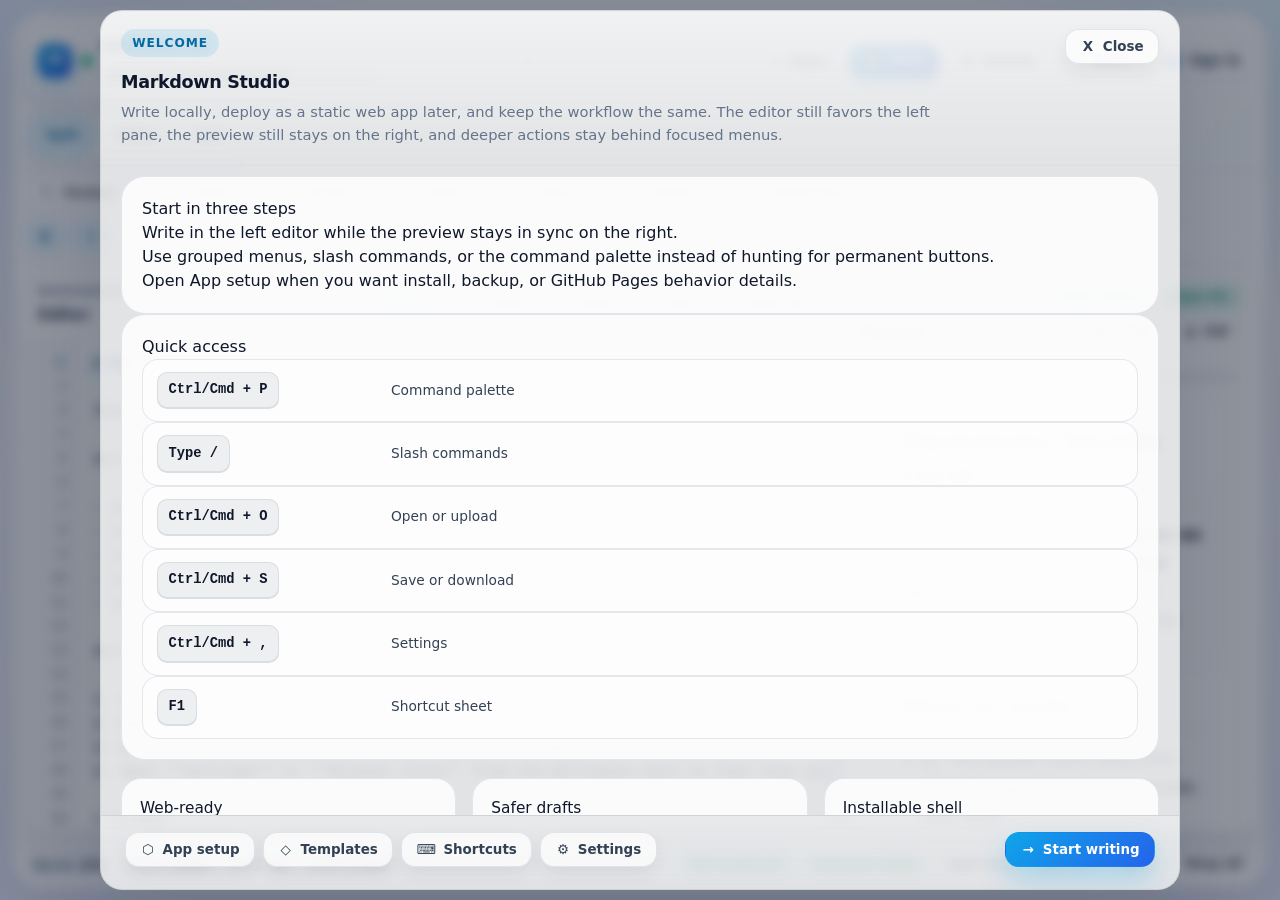
<file: index.html>
<!DOCTYPE html>
<html lang="en">
  <head>
    <meta charset="UTF-8" />
    <meta name="viewport" content="width=device-width, initial-scale=1.0" />
    <title>Markdown Studio</title>
    <meta
      name="description"
      content="A polished markdown workspace with live preview, browser backups, GitHub Pages deployment support, and installable offline-friendly behavior."
    />
    <link rel="icon" type="image/svg+xml" href="assets/icon.svg" />
    <meta name="application-name" content="Markdown Studio" />
    <meta name="theme-color" content="#0f172a" />
    <meta name="color-scheme" content="dark light" />
    <meta name="apple-mobile-web-app-capable" content="yes" />
    <meta name="apple-mobile-web-app-status-bar-style" content="black-translucent" />
    <link rel="manifest" href="manifest.webmanifest" />
    <link rel="apple-touch-icon" href="assets/apple-touch-icon.png" />
    <script>
      (function () {
        try {
          var saved = JSON.parse(localStorage.getItem('markdown-studio-local:v1') || '{}');
          var theme = saved.theme || ((window.matchMedia && window.matchMedia('(prefers-color-scheme: dark)').matches) ? 'dark' : 'light');
          if (theme === 'dark') {
            document.documentElement.classList.add('dark');
          }
        } catch (error) {
          console.warn('Unable to initialize saved theme.', error);
        }
      })();
    </script>
    <link rel="stylesheet" href="styles/tailwind.generated.css" />
    <link rel="stylesheet" href="styles/app.css" />
    <link id="hljs-theme" rel="stylesheet" href="styles/highlight-light.css" />
    <link rel="stylesheet" href="styles/auth.css" />
  </head>
  <body class="antialiased">
    <div id="app"></div>

    <script src="vendor/react.production.min.js"></script>
    <script src="vendor/react-dom.production.min.js"></script>
    <script src="vendor/marked.js"></script>
    <script src="vendor/purify.min.js"></script>
    <script src="vendor/highlight.min.js"></script>
    <script src="js/app.js"></script>
    <script src="vendor/supabase.js" defer></script>
    <script src="js/supabase-config.js" defer></script>
    <script src="js/auth.js" defer></script>
  </body>
</html>
</file>
<file: styles/app.css>
:root {
  color-scheme: light;
  --app-bg:
    radial-gradient(circle at top left, rgba(59, 130, 246, 0.12), transparent 24%),
    radial-gradient(circle at top right, rgba(14, 165, 233, 0.1), transparent 20%),
    linear-gradient(180deg, #f8fafc 0%, #eef2ff 100%);
  --frame-bg: rgba(255, 255, 255, 0.74);
  --frame-header: rgba(255, 255, 255, 0.52);
  --pane-bg: rgba(255, 255, 255, 0.86);
  --pane-muted: rgba(248, 250, 252, 0.86);
  --preview-bg: rgba(255, 255, 255, 0.9);
  --border-soft: rgba(148, 163, 184, 0.24);
  --border-strong: rgba(148, 163, 184, 0.38);
  --text-strong: #0f172a;
  --text-base: #334155;
  --text-muted: #64748b;
  --accent: #0ea5e9;
  --accent-strong: #0369a1;
  --success: #059669;
  --warning: #d97706;
  --shadow-app: 0 24px 80px rgba(15, 23, 42, 0.14);
  --shadow-pane: 0 18px 40px rgba(15, 23, 42, 0.08);
}

.dark {
  color-scheme: dark;
  --app-bg:
    radial-gradient(circle at top left, rgba(59, 130, 246, 0.16), transparent 24%),
    radial-gradient(circle at top right, rgba(14, 165, 233, 0.12), transparent 20%),
    linear-gradient(180deg, #020617 0%, #0f172a 100%);
  --frame-bg: rgba(2, 6, 23, 0.74);
  --frame-header: rgba(15, 23, 42, 0.7);
  --pane-bg: rgba(15, 23, 42, 0.84);
  --pane-muted: rgba(15, 23, 42, 0.72);
  --preview-bg: rgba(2, 6, 23, 0.72);
  --border-soft: rgba(71, 85, 105, 0.45);
  --border-strong: rgba(100, 116, 139, 0.6);
  --text-strong: #f8fafc;
  --text-base: #cbd5e1;
  --text-muted: #94a3b8;
  --accent: #38bdf8;
  --accent-strong: #7dd3fc;
  --success: #34d399;
  --warning: #fbbf24;
  --shadow-app: 0 28px 90px rgba(0, 0, 0, 0.34);
  --shadow-pane: 0 20px 42px rgba(0, 0, 0, 0.22);
}

html,
body {
  height: 100%;
}

body {
  margin: 0;
  background: var(--app-bg);
  color: var(--text-strong);
  overflow: hidden;
  font-family: Inter, ui-sans-serif, system-ui, -apple-system, BlinkMacSystemFont, 'Segoe UI', sans-serif;
}

#app {
  min-height: 100%;
}

textarea,
button,
input {
  font: inherit;
}

button {
  cursor: pointer;
}

button:disabled {
  cursor: not-allowed;
  opacity: 0.7;
}

.hidden {
  display: none;
}

.app-shell {
  min-height: 100vh;
  padding: 12px;
}

.app-frame {
  display: flex;
  flex-direction: column;
  height: calc(100vh - 24px);
  max-width: 1680px;
  margin: 0 auto;
  border: 1px solid var(--border-soft);
  border-radius: 30px;
  background: var(--frame-bg);
  box-shadow: var(--shadow-app);
  backdrop-filter: blur(22px);
  overflow: hidden;
}

.app-topbar {
  display: flex;
  align-items: flex-start;
  justify-content: space-between;
  gap: 18px;
  padding: 16px 18px;
  border-bottom: 1px solid var(--border-soft);
  background: linear-gradient(180deg, var(--frame-header) 0%, transparent 100%);
}

.app-brand {
  display: flex;
  align-items: flex-start;
  gap: 14px;
  min-width: 0;
}

.brand-logo {
  display: inline-flex;
  align-items: center;
  justify-content: center;
  width: 50px;
  height: 50px;
  border-radius: 17px;
  background: linear-gradient(135deg, #0ea5e9 0%, #4f46e5 100%);
  color: #ffffff;
  font-size: 1.2rem;
  font-weight: 800;
  letter-spacing: -0.04em;
  box-shadow: 0 18px 35px rgba(14, 165, 233, 0.26);
  flex-shrink: 0;
}

.brand-copy {
  min-width: 0;
}

.brand-title-row {
  display: flex;
  align-items: center;
  flex-wrap: wrap;
  gap: 10px;
}

.brand-title {
  margin: 0;
  font-size: 1.18rem;
  font-weight: 800;
  letter-spacing: -0.03em;
  color: var(--text-strong);
}

.brand-subtitle {
  margin: 4px 0 0;
  color: var(--text-muted);
  font-size: 0.93rem;
  line-height: 1.5;
  max-width: 900px;
}

.brand-meta {
  display: flex;
  flex-wrap: wrap;
  gap: 8px;
  margin-top: 10px;
}

.topbar-actions {
  display: flex;
  flex-wrap: wrap;
  justify-content: flex-end;
  gap: 10px;
}

.app-btn,
.toolbar-btn {
  appearance: none;
  border: 1px solid var(--border-soft);
  border-radius: 14px;
  background: rgba(255, 255, 255, 0.74);
  color: var(--text-base);
  transition: transform 160ms ease, border-color 160ms ease, background 160ms ease, box-shadow 160ms ease, color 160ms ease;
}

.dark .app-btn,
.dark .toolbar-btn {
  background: rgba(15, 23, 42, 0.76);
}

.app-btn:hover,
.toolbar-btn:hover {
  transform: translateY(-1px);
  border-color: var(--border-strong);
}

.app-btn:focus-visible,
.toolbar-btn:focus-visible,
.editor-textarea:focus-visible {
  outline: none;
  box-shadow: 0 0 0 4px rgba(14, 165, 233, 0.14);
}

.app-btn {
  padding: 0.72rem 1rem;
  font-size: 0.92rem;
  font-weight: 700;
  line-height: 1;
  box-shadow: 0 8px 18px rgba(15, 23, 42, 0.06);
}

.app-btn--compact {
  padding: 0.62rem 0.9rem;
  font-size: 0.84rem;
}

.app-btn--primary {
  color: #ffffff;
  border-color: transparent;
  background: linear-gradient(135deg, #0ea5e9 0%, #2563eb 100%);
  box-shadow: 0 14px 28px rgba(14, 165, 233, 0.26);
}

.app-btn--primary:hover {
  filter: brightness(1.03);
}

.toolbar-btn {
  padding: 0.5rem 0.76rem;
  font-size: 0.78rem;
  font-weight: 700;
  line-height: 1;
  white-space: nowrap;
}

.toolbar-btn--accent {
  color: var(--accent-strong);
  background: rgba(14, 165, 233, 0.08);
  border-color: rgba(14, 165, 233, 0.24);
}

.dark .toolbar-btn--accent {
  color: var(--accent-strong);
}

.toolbar-btn.is-active,
.app-btn.is-active {
  border-color: rgba(14, 165, 233, 0.5);
  box-shadow: 0 0 0 4px rgba(14, 165, 233, 0.12);
}

.toolbar-strip {
  display: flex;
  align-items: center;
  gap: 12px;
  padding: 12px 18px;
  border-bottom: 1px solid var(--border-soft);
  background: linear-gradient(180deg, rgba(248, 250, 252, 0.5) 0%, rgba(248, 250, 252, 0.18) 100%);
  overflow-x: auto;
}

.dark .toolbar-strip {
  background: linear-gradient(180deg, rgba(15, 23, 42, 0.52) 0%, rgba(15, 23, 42, 0.16) 100%);
}

.toolbar-group {
  display: flex;
  align-items: center;
  gap: 8px;
  flex-shrink: 0;
  padding-right: 12px;
  border-right: 1px solid var(--border-soft);
}

.toolbar-group:last-child {
  padding-right: 0;
  border-right: none;
}

.toolbar-label {
  margin-right: 2px;
  font-size: 0.72rem;
  font-weight: 800;
  letter-spacing: 0.16em;
  text-transform: uppercase;
  color: var(--text-muted);
}

.workspace-wrap {
  flex: 1;
  min-height: 0;
  padding: 12px;
  background: linear-gradient(180deg, rgba(255, 255, 255, 0.08) 0%, transparent 100%);
}

.workspace-grid {
  display: grid;
  align-items: stretch;
  gap: 0;
  width: 100%;
  height: 100%;
  min-height: 0;
}

.pane {
  display: flex;
  flex-direction: column;
  min-width: 0;
  min-height: 0;
  overflow: hidden;
  border: 1px solid var(--border-soft);
  border-radius: 22px;
  background: var(--pane-bg);
  box-shadow: var(--shadow-pane);
}

.pane-header {
  display: flex;
  align-items: flex-start;
  justify-content: space-between;
  gap: 12px;
  padding: 14px 16px;
  border-bottom: 1px solid var(--border-soft);
  background: linear-gradient(180deg, rgba(248, 250, 252, 0.42) 0%, transparent 100%);
}

.dark .pane-header {
  background: linear-gradient(180deg, rgba(15, 23, 42, 0.42) 0%, transparent 100%);
}

.pane-title {
  margin: 0;
  color: var(--text-base);
  font-size: 0.8rem;
  font-weight: 800;
  letter-spacing: 0.18em;
  text-transform: uppercase;
}

.pane-subtitle {
  margin: 5px 0 0;
  color: var(--text-muted);
  font-size: 0.86rem;
  line-height: 1.45;
}

.pane-header-actions {
  display: flex;
  align-items: center;
  flex-wrap: wrap;
  justify-content: flex-end;
  gap: 8px;
}

.pane-body {
  flex: 1;
  min-height: 0;
  position: relative;
}

.editor-body {
  display: flex;
  background: linear-gradient(180deg, rgba(255, 255, 255, 0.2) 0%, transparent 100%);
}

.dark .editor-body {
  background: linear-gradient(180deg, rgba(15, 23, 42, 0.28) 0%, transparent 100%);
}

.editor-gutter {
  width: 58px;
  flex-shrink: 0;
  overflow: hidden;
  border-right: 1px solid var(--border-soft);
  background: rgba(148, 163, 184, 0.08);
  padding: 14px 10px;
  text-align: right;
  font-family: ui-monospace, SFMono-Regular, Menlo, Monaco, Consolas, 'Liberation Mono', 'Courier New', monospace;
  font-size: 12px;
  line-height: 1.75;
  color: var(--text-muted);
  font-variant-numeric: tabular-nums;
}

.editor-gutter.is-muted {
  opacity: 0.64;
}

.editor-gutter > div > div {
  height: 1.75rem;
}

.editor-textarea {
  width: 100%;
  height: 100%;
  padding: 14px 18px;
  border: 0;
  resize: none;
  background: transparent;
  color: var(--text-strong);
  font-family: ui-monospace, SFMono-Regular, Menlo, Monaco, Consolas, 'Liberation Mono', 'Courier New', monospace;
  font-size: 14px;
  line-height: 1.75;
  tab-size: 2;
  caret-color: var(--accent);
}

.editor-textarea::selection,
.markdown-body ::selection {
  background: rgba(14, 165, 233, 0.24);
}

.editor-textarea.is-wrapped {
  white-space: pre-wrap;
  word-break: break-word;
}

.editor-textarea::placeholder {
  color: var(--text-muted);
}

.drag-divider {
  position: relative;
  width: 14px;
  cursor: col-resize;
  user-select: none;
}

.drag-divider::before {
  content: '';
  position: absolute;
  top: 18px;
  bottom: 18px;
  left: 50%;
  width: 2px;
  margin-left: -1px;
  border-radius: 999px;
  background: rgba(148, 163, 184, 0.34);
  transition: background 160ms ease, transform 160ms ease;
}

.drag-divider::after {
  content: '';
  position: absolute;
  top: 50%;
  left: 50%;
  width: 10px;
  height: 68px;
  margin-left: -5px;
  margin-top: -34px;
  border-radius: 999px;
  background: linear-gradient(180deg, rgba(148, 163, 184, 0.06) 0%, rgba(148, 163, 184, 0.2) 100%);
}

.drag-divider:hover::before,
.drag-divider.is-dragging::before {
  transform: scaleY(1.06);
  background: rgba(14, 165, 233, 0.76);
}

.drop-overlay {
  position: absolute;
  inset: 12px;
  z-index: 10;
  display: flex;
  align-items: center;
  justify-content: center;
  border: 2px dashed rgba(14, 165, 233, 0.54);
  border-radius: 18px;
  background: rgba(14, 165, 233, 0.12);
  pointer-events: none;
}

.drop-overlay__content {
  padding: 14px 16px;
  border-radius: 16px;
  border: 1px solid rgba(14, 165, 233, 0.2);
  background: rgba(255, 255, 255, 0.88);
  color: var(--text-base);
  font-size: 0.95rem;
  font-weight: 700;
  box-shadow: 0 14px 28px rgba(15, 23, 42, 0.08);
}

.dark .drop-overlay__content {
  background: rgba(2, 6, 23, 0.88);
}

.preview-scroller {
  overflow: auto;
  padding: 18px;
  background: linear-gradient(180deg, rgba(248, 250, 252, 0.16) 0%, transparent 100%);
}

.dark .preview-scroller {
  background: linear-gradient(180deg, rgba(15, 23, 42, 0.24) 0%, transparent 100%);
}

.preview-sheet {
  min-height: 100%;
  border: 1px solid var(--border-soft);
  border-radius: 18px;
  background: var(--preview-bg);
  box-shadow: inset 0 1px 0 rgba(255, 255, 255, 0.28);
  padding: 24px clamp(18px, 3vw, 34px);
}

.status-chip {
  display: inline-flex;
  align-items: center;
  gap: 6px;
  padding: 0.42rem 0.72rem;
  border: 1px solid var(--border-soft);
  border-radius: 999px;
  background: rgba(255, 255, 255, 0.68);
  color: var(--text-base);
  font-size: 0.76rem;
  font-weight: 700;
  letter-spacing: 0.01em;
  line-height: 1;
}

.dark .status-chip {
  background: rgba(15, 23, 42, 0.68);
}

.chip--success {
  border-color: rgba(5, 150, 105, 0.24);
  background: rgba(16, 185, 129, 0.1);
  color: var(--success);
}

.chip--warning {
  border-color: rgba(217, 119, 6, 0.24);
  background: rgba(245, 158, 11, 0.12);
  color: var(--warning);
}

.chip--accent {
  border-color: rgba(14, 165, 233, 0.26);
  background: rgba(14, 165, 233, 0.1);
  color: var(--accent-strong);
}

.stat-block {
  display: inline-flex;
  align-items: center;
  gap: 8px;
  padding: 0.58rem 0.82rem;
  border-radius: 14px;
  border: 1px solid var(--border-soft);
  background: rgba(255, 255, 255, 0.68);
  box-shadow: 0 8px 18px rgba(15, 23, 42, 0.04);
}

.dark .stat-block {
  background: rgba(15, 23, 42, 0.68);
}

.stat-block__label {
  color: var(--text-muted);
  font-size: 0.76rem;
  font-weight: 700;
}

.stat-block__value {
  color: var(--text-strong);
  font-size: 0.8rem;
  font-weight: 800;
}

.app-statusbar {
  display: flex;
  align-items: center;
  justify-content: space-between;
  flex-wrap: wrap;
  gap: 12px;
  padding: 10px 18px 14px;
  border-top: 1px solid var(--border-soft);
  background: linear-gradient(180deg, transparent 0%, rgba(255, 255, 255, 0.12) 100%);
}

.dark .app-statusbar {
  background: linear-gradient(180deg, transparent 0%, rgba(15, 23, 42, 0.18) 100%);
}

.status-cluster {
  display: flex;
  align-items: center;
  flex-wrap: wrap;
  gap: 8px;
}

.status-cluster--hints {
  justify-content: flex-end;
}

.toast-wrap {
  position: fixed;
  top: 18px;
  right: 18px;
  z-index: 50;
  pointer-events: none;
}

.app-toast {
  max-width: 320px;
  padding: 0.95rem 1rem;
  border-radius: 18px;
  border: 1px solid var(--border-soft);
  background: rgba(255, 255, 255, 0.92);
  color: var(--text-base);
  font-size: 0.9rem;
  font-weight: 700;
  box-shadow: 0 18px 34px rgba(15, 23, 42, 0.16);
  backdrop-filter: blur(16px);
}

.dark .app-toast {
  background: rgba(2, 6, 23, 0.92);
}

.app-toast--success {
  border-color: rgba(16, 185, 129, 0.24);
}

.app-toast--error {
  border-color: rgba(239, 68, 68, 0.28);
  color: #dc2626;
}

.dark .app-toast--error {
  color: #fecaca;
}

.custom-scroll {
  scrollbar-width: thin;
  scrollbar-color: rgba(148, 163, 184, 0.52) transparent;
}

.custom-scroll::-webkit-scrollbar {
  width: 12px;
  height: 12px;
}

.custom-scroll::-webkit-scrollbar-track {
  background: transparent;
}

.custom-scroll::-webkit-scrollbar-thumb {
  border: 3px solid transparent;
  border-radius: 999px;
  background-clip: padding-box;
  background: rgba(148, 163, 184, 0.46);
}

.custom-scroll::-webkit-scrollbar-thumb:hover {
  background: rgba(100, 116, 139, 0.66);
}

.markdown-body {
  max-width: none;
  font-size: 0.98rem;
  line-height: 1.8;
  color: var(--text-base);
}

.markdown-body > * + * {
  margin-top: 1.1rem;
}

.markdown-body h1,
.markdown-body h2,
.markdown-body h3,
.markdown-body h4,
.markdown-body h5,
.markdown-body h6 {
  margin: 0;
  color: var(--text-strong);
  font-weight: 800;
  line-height: 1.24;
  letter-spacing: -0.025em;
  scroll-margin-top: 1rem;
}

.markdown-body h1 {
  margin-top: 0.35rem;
  margin-bottom: 0.8rem;
  padding-bottom: 0.75rem;
  font-size: clamp(1.7rem, 2vw, 2rem);
  border-bottom: 1px solid var(--border-soft);
}

.markdown-body h2 {
  margin-top: 1.9rem;
  padding-bottom: 0.5rem;
  font-size: 1.42rem;
  border-bottom: 1px solid rgba(148, 163, 184, 0.22);
}

.markdown-body h3 {
  margin-top: 1.65rem;
  font-size: 1.18rem;
}

.markdown-body h4 {
  font-size: 1.03rem;
}

.markdown-body p,
.markdown-body ul,
.markdown-body ol,
.markdown-body blockquote,
.markdown-body table,
.markdown-body pre,
.markdown-body hr {
  margin-top: 1rem;
}

.markdown-body a {
  color: var(--accent-strong);
  text-decoration: none;
  font-weight: 600;
}

.markdown-body a:hover {
  text-decoration: underline;
  text-underline-offset: 3px;
}

.markdown-body strong {
  color: var(--text-strong);
}

.markdown-body em {
  color: var(--text-base);
}

.markdown-body ul,
.markdown-body ol {
  padding-left: 1.45rem;
}

.markdown-body ul {
  list-style: disc;
}

.markdown-body ol {
  list-style: decimal;
}

.markdown-body li + li {
  margin-top: 0.42rem;
}

.markdown-body input[type='checkbox'] {
  width: 1rem;
  height: 1rem;
  margin-right: 0.55rem;
  vertical-align: middle;
  accent-color: var(--accent);
}

.markdown-body blockquote {
  border-left: 4px solid rgba(14, 165, 233, 0.62);
  border-radius: 0 14px 14px 0;
  padding: 0.92rem 1rem;
  background: rgba(14, 165, 233, 0.08);
  color: var(--text-strong);
}

.markdown-body hr {
  border: none;
  border-top: 1px solid rgba(148, 163, 184, 0.26);
}

.markdown-body table {
  display: block;
  width: 100%;
  overflow-x: auto;
  border-collapse: collapse;
  border: 1px solid rgba(148, 163, 184, 0.24);
  border-radius: 1rem;
  background: rgba(255, 255, 255, 0.68);
  white-space: nowrap;
}

.dark .markdown-body table {
  background: rgba(15, 23, 42, 0.6);
}

.markdown-body th,
.markdown-body td {
  border-bottom: 1px solid rgba(148, 163, 184, 0.22);
  padding: 0.78rem 0.92rem;
  text-align: left;
}

.markdown-body th {
  background: rgba(15, 23, 42, 0.04);
  color: var(--text-strong);
  font-weight: 800;
}

.dark .markdown-body th {
  background: rgba(255, 255, 255, 0.04);
}

.markdown-body tr:last-child td {
  border-bottom: none;
}

.markdown-body code:not(pre code) {
  display: inline-block;
  margin: 0 0.08rem;
  padding: 0.18rem 0.42rem;
  border-radius: 0.5rem;
  font-size: 0.9em;
  font-family: ui-monospace, SFMono-Regular, Menlo, Monaco, Consolas, 'Liberation Mono', 'Courier New', monospace;
  background: rgba(15, 23, 42, 0.06);
  color: var(--text-strong);
}

.dark .markdown-body code:not(pre code) {
  background: rgba(148, 163, 184, 0.14);
}

.markdown-body pre {
  border-radius: 1rem;
  overflow: auto;
  border: 1px solid rgba(148, 163, 184, 0.18);
}

.markdown-body pre code {
  font-size: 0.92rem;
  line-height: 1.68;
}

.markdown-body img {
  display: block;
  max-width: 100%;
  border-radius: 1rem;
  border: 1px solid rgba(148, 163, 184, 0.18);
}

.render-error {
  white-space: pre-wrap;
  border-radius: 1rem;
  border: 1px solid rgba(239, 68, 68, 0.24);
  background: rgba(239, 68, 68, 0.08);
  color: #b91c1c;
  padding: 1rem 1.1rem;
}

.dark .render-error {
  background: rgba(239, 68, 68, 0.12);
  color: #fecaca;
}

@media (max-width: 1180px) {
  .app-topbar {
    gap: 14px;
  }

  .brand-subtitle {
    max-width: 620px;
  }
}

@media (max-width: 1024px) {
  .app-topbar {
    padding: 14px 16px;
  }

  .topbar-actions {
    width: 100%;
    justify-content: flex-start;
  }

  .workspace-wrap {
    padding: 10px;
  }

  .preview-sheet {
    padding: 20px 22px;
  }

  .markdown-body {
    font-size: 0.95rem;
  }
}

@media (max-height: 820px) {
  .app-shell {
    padding: 8px;
  }

  .app-frame {
    height: calc(100vh - 16px);
  }

  .app-topbar {
    padding: 12px 14px;
  }

  .toolbar-strip {
    padding: 10px 14px;
  }

  .workspace-wrap {
    padding: 10px;
  }

  .pane-header {
    padding: 12px 14px;
  }

  .preview-scroller {
    padding: 14px;
  }

  .app-statusbar {
    padding: 10px 14px 12px;
  }

  .brand-subtitle {
    display: none;
  }
}

@media (max-width: 860px) {
  body {
    overflow: auto;
  }

  .app-shell {
    padding: 8px;
  }

  .app-frame {
    height: auto;
    min-height: calc(100vh - 16px);
  }

  .workspace-wrap {
    min-height: 860px;
  }

  .workspace-grid {
    grid-template-columns: 1fr !important;
    grid-auto-rows: minmax(0, 1fr);
    gap: 10px;
  }

  .drag-divider {
    display: none;
  }

  .pane {
    min-height: 380px;
  }

  .status-cluster--hints {
    justify-content: flex-start;
  }
}


/* Patch 1 enhancements */
.app-btn,
.toolbar-btn {
  display: inline-flex;
  align-items: center;
  justify-content: center;
  gap: 0.46rem;
}

.btn-icon,
.toolbar-btn__icon {
  display: inline-flex;
  align-items: center;
  justify-content: center;
  min-width: 1.1em;
  font-weight: 800;
}

.toolbar-btn__label {
  display: inline-flex;
  align-items: center;
}

.toolbar-btn:disabled,
.app-btn:disabled {
  transform: none;
  box-shadow: none;
}

.toolbar-group--wrap {
  flex-wrap: wrap;
}

.toolbar-label--inline {
  margin-right: 0;
  letter-spacing: 0.12em;
}

.toolbar-select-wrap {
  display: inline-flex;
  align-items: center;
  gap: 8px;
  padding-left: 2px;
  min-height: 38px;
}

.toolbar-select {
  min-width: 102px;
  height: 36px;
  padding: 0 0.8rem;
  border: 1px solid var(--border-soft);
  border-radius: 12px;
  background: rgba(255, 255, 255, 0.74);
  color: var(--text-base);
  outline: none;
  box-shadow: 0 8px 18px rgba(15, 23, 42, 0.04);
}

.dark .toolbar-select {
  background: rgba(15, 23, 42, 0.76);
}

.toolbar-select:focus-visible,
.findbar-input:focus-visible {
  outline: none;
  box-shadow: 0 0 0 4px rgba(14, 165, 233, 0.14);
  border-color: rgba(14, 165, 233, 0.5);
}

.findbar {
  display: flex;
  align-items: flex-start;
  justify-content: space-between;
  gap: 12px;
  flex-wrap: wrap;
  padding: 12px 16px;
  border-bottom: 1px solid var(--border-soft);
  background: linear-gradient(180deg, rgba(14, 165, 233, 0.06) 0%, rgba(255, 255, 255, 0) 100%);
}

.dark .findbar {
  background: linear-gradient(180deg, rgba(14, 165, 233, 0.08) 0%, rgba(2, 6, 23, 0) 100%);
}

.findbar__inputs,
.findbar__actions {
  display: flex;
  align-items: center;
  gap: 10px;
  flex-wrap: wrap;
}

.findbar-field {
  display: flex;
  flex-direction: column;
  gap: 6px;
  min-width: 0;
}

.findbar-field__label {
  font-size: 0.72rem;
  font-weight: 800;
  letter-spacing: 0.14em;
  text-transform: uppercase;
  color: var(--text-muted);
}

.findbar-input {
  min-width: 190px;
  height: 40px;
  padding: 0 0.86rem;
  border: 1px solid var(--border-soft);
  border-radius: 12px;
  background: rgba(255, 255, 255, 0.74);
  color: var(--text-strong);
  outline: none;
}

.dark .findbar-input {
  background: rgba(15, 23, 42, 0.76);
}

.editor-input-wrap {
  position: relative;
  flex: 1;
  min-width: 0;
  min-height: 0;
  overflow: hidden;
}

.editor-current-line {
  position: absolute;
  left: 10px;
  right: 12px;
  top: 0;
  height: 24px;
  z-index: 0;
  pointer-events: none;
  border-radius: 12px;
  background: rgba(14, 165, 233, 0.08);
  border: 1px solid rgba(14, 165, 233, 0.08);
  transition: transform 120ms ease, opacity 120ms ease;
}

.dark .editor-current-line {
  background: rgba(56, 189, 248, 0.08);
  border-color: rgba(56, 189, 248, 0.12);
}

.editor-current-line.is-hidden {
  opacity: 0;
}

.editor-gutter {
  line-height: 24px;
}

.editor-line-number {
  height: 24px;
  transition: color 160ms ease, transform 160ms ease;
}

.editor-line-number.is-current {
  color: var(--accent-strong);
  font-weight: 800;
  transform: translateX(-2px);
}

.editor-textarea {
  position: relative;
  z-index: 1;
  line-height: 24px;
}

.editor-gutter > div > div {
  height: 24px;
}

.modal-backdrop {
  position: fixed;
  inset: 0;
  z-index: 60;
  display: flex;
  align-items: center;
  justify-content: center;
  padding: 24px;
  background: rgba(15, 23, 42, 0.46);
  backdrop-filter: blur(6px);
}

.modal-card {
  width: min(860px, 100%);
  max-height: min(80vh, 860px);
  border: 1px solid var(--border-soft);
  border-radius: 28px;
  background: var(--frame-bg);
  box-shadow: var(--shadow-app);
  overflow: hidden;
}

.modal-card__header {
  display: flex;
  align-items: flex-start;
  justify-content: space-between;
  gap: 16px;
  padding: 18px 20px;
  border-bottom: 1px solid var(--border-soft);
  background: linear-gradient(180deg, var(--frame-header) 0%, transparent 100%);
}

.modal-card__title {
  margin: 0;
  font-size: 1.1rem;
  font-weight: 800;
  letter-spacing: -0.02em;
  color: var(--text-strong);
}

.modal-card__subtitle {
  margin: 6px 0 0;
  color: var(--text-muted);
  font-size: 0.92rem;
  line-height: 1.55;
}

.modal-card__body {
  overflow: auto;
  padding: 20px;
}

.shortcut-group + .shortcut-group {
  margin-top: 18px;
}

.shortcut-group__title {
  margin: 0 0 12px;
  color: var(--text-strong);
  font-size: 0.78rem;
  font-weight: 800;
  letter-spacing: 0.16em;
  text-transform: uppercase;
}

.shortcut-list {
  display: grid;
  gap: 10px;
}

.shortcut-item {
  display: grid;
  grid-template-columns: minmax(150px, 220px) 1fr;
  gap: 14px;
  align-items: center;
  padding: 12px 14px;
  border: 1px solid var(--border-soft);
  border-radius: 16px;
  background: rgba(255, 255, 255, 0.56);
}

.dark .shortcut-item {
  background: rgba(15, 23, 42, 0.54);
}

.shortcut-item__key {
  display: inline-flex;
  align-items: center;
  justify-content: flex-start;
  width: fit-content;
  padding: 0.46rem 0.66rem;
  border-radius: 10px;
  border: 1px solid var(--border-soft);
  background: rgba(15, 23, 42, 0.06);
  color: var(--text-strong);
  font-size: 0.86rem;
  font-weight: 800;
  box-shadow: inset 0 -1px 0 rgba(148, 163, 184, 0.24);
}

.dark .shortcut-item__key {
  background: rgba(255, 255, 255, 0.06);
}

.shortcut-item__label {
  color: var(--text-base);
  font-size: 0.95rem;
  line-height: 1.5;
}

.workspace-grid.is-editor-only {
  grid-template-columns: minmax(0, 1fr) !important;
}

.app-shell.is-zen .app-topbar {
  padding-top: 12px;
  padding-bottom: 12px;
}

.app-shell.is-zen .brand-subtitle,
.app-shell.is-zen .status-cluster--hints {
  display: none;
}

.app-shell.is-zen .brand-meta {
  margin-top: 8px;
}

.app-shell.is-zen .workspace-wrap {
  padding: 10px;
}

.app-shell.is-zen .toolbar-strip {
  padding-top: 10px;
  padding-bottom: 10px;
}

.app-shell.is-zen .app-statusbar {
  padding-top: 8px;
  padding-bottom: 10px;
}

.app-shell.is-zen .pane--editor {
  border-radius: 24px;
}

@media (max-width: 1180px) {
  .toolbar-group--wrap {
    gap: 6px;
  }

  .toolbar-btn {
    padding-inline: 0.68rem;
  }
}

@media (max-width: 1024px) {
  .findbar {
    padding: 10px 14px;
  }

  .findbar-input {
    min-width: 170px;
  }

  .shortcut-item {
    grid-template-columns: 1fr;
  }
}

@media (max-width: 860px) {
  .findbar__inputs,
  .findbar__actions {
    width: 100%;
  }

  .findbar-field {
    flex: 1;
  }

  .findbar-input {
    min-width: 0;
    width: 100%;
  }

  .modal-backdrop {
    padding: 12px;
  }

  .modal-card__header,
  .modal-card__body {
    padding: 16px;
  }
}

/* Patch 2 enhancements */
.markdown-body .md-callout {
  position: relative;
  border-left-width: 4px;
  border-left-style: solid;
  border-radius: 0 16px 16px 0;
  padding: 1rem 1rem 1rem 1.05rem;
}

.markdown-body .md-callout > :first-child {
  margin-top: 0;
}

.markdown-body .md-callout > :last-child {
  margin-bottom: 0;
}

.markdown-body .callout-label {
  display: inline-flex;
  align-items: center;
  gap: 0.45rem;
  margin-bottom: 0.7rem;
  padding: 0.28rem 0.62rem;
  border-radius: 999px;
  font-size: 0.72rem;
  font-weight: 800;
  letter-spacing: 0.12em;
  text-transform: uppercase;
}

.markdown-body .md-callout--note {
  border-left-color: #0ea5e9;
  background: rgba(14, 165, 233, 0.08);
}

.markdown-body .md-callout--note .callout-label {
  background: rgba(14, 165, 233, 0.14);
  color: #0369a1;
}

.markdown-body .md-callout--tip {
  border-left-color: #10b981;
  background: rgba(16, 185, 129, 0.08);
}

.markdown-body .md-callout--tip .callout-label {
  background: rgba(16, 185, 129, 0.14);
  color: #047857;
}

.markdown-body .md-callout--important {
  border-left-color: #4f46e5;
  background: rgba(79, 70, 229, 0.08);
}

.markdown-body .md-callout--important .callout-label {
  background: rgba(79, 70, 229, 0.14);
  color: #4338ca;
}

.markdown-body .md-callout--warning,
.markdown-body .md-callout--caution {
  border-left-color: #f59e0b;
  background: rgba(245, 158, 11, 0.1);
}

.markdown-body .md-callout--warning .callout-label,
.markdown-body .md-callout--caution .callout-label {
  background: rgba(245, 158, 11, 0.16);
  color: #b45309;
}

.dark .markdown-body .md-callout--note .callout-label {
  color: #bae6fd;
}

.dark .markdown-body .md-callout--tip .callout-label {
  color: #a7f3d0;
}

.dark .markdown-body .md-callout--important .callout-label {
  color: #c7d2fe;
}

.dark .markdown-body .md-callout--warning .callout-label,
.dark .markdown-body .md-callout--caution .callout-label {
  color: #fde68a;
}

.modal-card--composer {
  width: min(760px, 100%);
}

.modal-card__body--composer {
  display: grid;
  gap: 16px;
}

.modal-card__footer {
  display: flex;
  align-items: center;
  justify-content: space-between;
  gap: 12px;
  flex-wrap: wrap;
  padding: 16px 20px 20px;
  border-top: 1px solid var(--border-soft);
  background: linear-gradient(180deg, rgba(248, 250, 252, 0.26) 0%, transparent 100%);
}

.dark .modal-card__footer {
  background: linear-gradient(180deg, rgba(15, 23, 42, 0.32) 0%, transparent 100%);
}

.modal-card__actions {
  display: inline-flex;
  align-items: center;
  gap: 10px;
  flex-wrap: wrap;
}

.composer-description {
  margin: 0;
  color: var(--text-base);
  font-size: 0.94rem;
  line-height: 1.62;
}

.composer-field {
  display: grid;
  gap: 8px;
}

.composer-field__label {
  color: var(--text-muted);
  font-size: 0.74rem;
  font-weight: 800;
  letter-spacing: 0.14em;
  text-transform: uppercase;
}

.composer-field__hint {
  color: var(--text-muted);
  font-size: 0.82rem;
  line-height: 1.5;
}

.composer-input,
.composer-select,
.composer-textarea,
.composer-file-input {
  width: 100%;
  border: 1px solid var(--border-soft);
  border-radius: 14px;
  background: rgba(255, 255, 255, 0.74);
  color: var(--text-strong);
  outline: none;
  box-shadow: 0 8px 18px rgba(15, 23, 42, 0.04);
}

.dark .composer-input,
.dark .composer-select,
.dark .composer-textarea,
.dark .composer-file-input {
  background: rgba(15, 23, 42, 0.76);
}

.composer-input,
.composer-select {
  height: 42px;
  padding: 0 0.92rem;
}

.composer-textarea {
  min-height: 160px;
  padding: 0.88rem 0.96rem;
  resize: vertical;
  line-height: 1.6;
  font-family: ui-monospace, SFMono-Regular, Menlo, Monaco, Consolas, 'Liberation Mono', 'Courier New', monospace;
}

.composer-file-input {
  padding: 0.72rem 0.82rem;
}

.composer-input:focus-visible,
.composer-select:focus-visible,
.composer-textarea:focus-visible,
.composer-file-input:focus-visible {
  box-shadow: 0 0 0 4px rgba(14, 165, 233, 0.14);
  border-color: rgba(14, 165, 233, 0.48);
}

.composer-grid {
  display: grid;
  grid-template-columns: repeat(2, minmax(0, 1fr));
  gap: 14px;
}

.composer-grid--tight {
  gap: 12px;
}

.composer-mode-switch {
  display: inline-flex;
  align-items: center;
  gap: 8px;
  flex-wrap: wrap;
}

.composer-chip-row {
  display: flex;
  align-items: center;
  flex-wrap: wrap;
  gap: 8px;
}

@media (max-width: 860px) {
  .modal-card__footer {
    padding: 14px 16px 16px;
  }

  .modal-card__actions {
    width: 100%;
    justify-content: stretch;
  }

  .modal-card__actions .app-btn {
    flex: 1;
  }

  .composer-grid {
    grid-template-columns: 1fr;
  }
}

/* ===== Patch 3: command palette, utility sidebar, focus mode, accent presets ===== */
:root {
  --accent-rgb: 14, 165, 233;
  --accent-strong-rgb: 3, 105, 161;
  --accent-2: #2563eb;
  --brand-gradient: linear-gradient(135deg, var(--accent) 0%, var(--accent-2) 100%);
}

html[data-accent='sky'] {
  --accent: #0ea5e9;
  --accent-strong: #0369a1;
  --accent-2: #2563eb;
  --accent-rgb: 14, 165, 233;
  --accent-strong-rgb: 3, 105, 161;
  --brand-gradient: linear-gradient(135deg, #0ea5e9 0%, #2563eb 100%);
  --app-bg:
    radial-gradient(circle at top left, rgba(59, 130, 246, 0.12), transparent 24%),
    radial-gradient(circle at top right, rgba(14, 165, 233, 0.1), transparent 20%),
    linear-gradient(180deg, #f8fafc 0%, #eef2ff 100%);
}

html.dark[data-accent='sky'] {
  --app-bg:
    radial-gradient(circle at top left, rgba(59, 130, 246, 0.16), transparent 24%),
    radial-gradient(circle at top right, rgba(14, 165, 233, 0.12), transparent 20%),
    linear-gradient(180deg, #020617 0%, #0f172a 100%);
}

html[data-accent='violet'] {
  --accent: #8b5cf6;
  --accent-strong: #6d28d9;
  --accent-2: #4f46e5;
  --accent-rgb: 139, 92, 246;
  --accent-strong-rgb: 109, 40, 217;
  --brand-gradient: linear-gradient(135deg, #8b5cf6 0%, #4f46e5 100%);
  --app-bg:
    radial-gradient(circle at top left, rgba(139, 92, 246, 0.12), transparent 24%),
    radial-gradient(circle at top right, rgba(79, 70, 229, 0.1), transparent 20%),
    linear-gradient(180deg, #faf5ff 0%, #eef2ff 100%);
}

html.dark[data-accent='violet'] {
  --app-bg:
    radial-gradient(circle at top left, rgba(139, 92, 246, 0.18), transparent 24%),
    radial-gradient(circle at top right, rgba(79, 70, 229, 0.14), transparent 20%),
    linear-gradient(180deg, #020617 0%, #111827 100%);
}

html[data-accent='emerald'] {
  --accent: #10b981;
  --accent-strong: #047857;
  --accent-2: #059669;
  --accent-rgb: 16, 185, 129;
  --accent-strong-rgb: 4, 120, 87;
  --brand-gradient: linear-gradient(135deg, #10b981 0%, #059669 100%);
  --app-bg:
    radial-gradient(circle at top left, rgba(16, 185, 129, 0.12), transparent 24%),
    radial-gradient(circle at top right, rgba(5, 150, 105, 0.1), transparent 20%),
    linear-gradient(180deg, #f0fdf4 0%, #ecfdf5 100%);
}

html.dark[data-accent='emerald'] {
  --app-bg:
    radial-gradient(circle at top left, rgba(16, 185, 129, 0.18), transparent 24%),
    radial-gradient(circle at top right, rgba(5, 150, 105, 0.14), transparent 20%),
    linear-gradient(180deg, #022c22 0%, #052e2b 100%);
}

.app-frame,
.workspace-wrap {
  position: relative;
}

.brand-logo {
  background: var(--brand-gradient);
  box-shadow: 0 18px 35px rgba(var(--accent-rgb), 0.28);
}

.app-btn--primary {
  background: var(--brand-gradient);
  box-shadow: 0 14px 28px rgba(var(--accent-rgb), 0.26);
}

.toolbar-btn--accent {
  color: var(--accent-strong);
  background: rgba(var(--accent-rgb), 0.08);
  border-color: rgba(var(--accent-rgb), 0.24);
}

.toolbar-btn.is-active,
.app-btn.is-active {
  border-color: rgba(var(--accent-rgb), 0.5);
  box-shadow: 0 0 0 4px rgba(var(--accent-rgb), 0.12);
}

.app-btn:focus-visible,
.toolbar-btn:focus-visible,
.editor-textarea:focus-visible,
.toolbar-select:focus-visible,
.findbar-input:focus-visible,
.composer-input:focus-visible,
.composer-select:focus-visible,
.composer-textarea:focus-visible,
.composer-file-input:focus-visible,
.command-palette__input:focus-visible,
.utility-tab:focus-visible,
.outline-item:focus-visible,
.recent-card:focus-visible {
  outline: none;
  border-color: rgba(var(--accent-rgb), 0.48);
  box-shadow: 0 0 0 4px rgba(var(--accent-rgb), 0.14);
}

.editor-textarea::selection,
.markdown-body ::selection {
  background: rgba(var(--accent-rgb), 0.24);
}

.drag-divider:hover::before,
.drag-divider.is-dragging::before {
  background: rgba(var(--accent-rgb), 0.76);
}

.drop-overlay {
  border-color: rgba(var(--accent-rgb), 0.54);
  background: rgba(var(--accent-rgb), 0.12);
}

.drop-overlay__content {
  border-color: rgba(var(--accent-rgb), 0.2);
}

.chip--accent {
  border-color: rgba(var(--accent-rgb), 0.26);
  background: rgba(var(--accent-rgb), 0.1);
  color: var(--accent-strong);
}

.pane,
.app-topbar,
.toolbar-strip,
.app-statusbar,
.preview-sheet,
.status-chip,
.stat-block,
.drag-divider::before,
.preview-sync-meter__fill {
  transition:
    background 180ms ease,
    border-color 180ms ease,
    box-shadow 200ms ease,
    opacity 180ms ease,
    transform 200ms ease,
    width 180ms ease;
}

.app-shell.is-focus-mode .pane.is-dimmed-pane {
  opacity: 0.6;
  transform: scale(0.996);
  filter: saturate(0.88);
}

.app-shell.is-focus-mode .pane.is-active-pane {
  opacity: 1;
  transform: translateY(-1px);
  border-color: rgba(var(--accent-rgb), 0.28);
  box-shadow: 0 24px 52px rgba(15, 23, 42, 0.16), 0 0 0 1px rgba(var(--accent-rgb), 0.16);
}

.dark.app-shell.is-focus-mode .pane.is-active-pane,
.dark .app-shell.is-focus-mode .pane.is-active-pane {
  box-shadow: 0 24px 52px rgba(0, 0, 0, 0.32), 0 0 0 1px rgba(var(--accent-rgb), 0.2);
}

.app-shell.is-focus-mode .app-topbar,
.app-shell.is-focus-mode .toolbar-strip,
.app-shell.is-focus-mode .app-statusbar {
  backdrop-filter: blur(18px);
}

.preview-sync-meter {
  position: relative;
  width: 84px;
  height: 8px;
  border-radius: 999px;
  background: rgba(148, 163, 184, 0.18);
  overflow: hidden;
}

.preview-sync-meter__fill {
  position: absolute;
  inset: 0 auto 0 0;
  width: 0;
  border-radius: inherit;
  background: var(--brand-gradient);
  box-shadow: 0 0 0 1px rgba(var(--accent-rgb), 0.12) inset;
}

.command-backdrop {
  z-index: 72;
  align-items: flex-start;
  padding-top: clamp(64px, 10vh, 96px);
}

.command-palette {
  width: min(820px, 100%);
  border: 1px solid var(--border-soft);
  border-radius: 28px;
  background: var(--frame-bg);
  box-shadow: var(--shadow-app);
  overflow: hidden;
  backdrop-filter: blur(22px);
  animation: patch3-slide-up 180ms ease;
}

.command-palette__header {
  display: flex;
  align-items: center;
  gap: 12px;
  padding: 16px 18px;
  border-bottom: 1px solid var(--border-soft);
  background: linear-gradient(180deg, var(--frame-header) 0%, transparent 100%);
}

.command-palette__input {
  width: 100%;
  height: 48px;
  padding: 0 1rem;
  border: 1px solid var(--border-soft);
  border-radius: 16px;
  background: rgba(255, 255, 255, 0.76);
  color: var(--text-strong);
  font-size: 1rem;
  font-weight: 600;
}

.dark .command-palette__input {
  background: rgba(15, 23, 42, 0.78);
}

.command-palette__meta {
  display: flex;
  align-items: center;
  flex-wrap: wrap;
  gap: 8px;
  padding: 12px 18px 0;
}

.command-palette__body {
  max-height: min(58vh, 560px);
  overflow: auto;
  padding: 16px 18px 18px;
}

.command-item {
  width: 100%;
  display: flex;
  align-items: flex-start;
  justify-content: space-between;
  gap: 16px;
  padding: 14px 16px;
  border: 1px solid var(--border-soft);
  border-radius: 18px;
  background: rgba(255, 255, 255, 0.56);
  color: inherit;
  text-align: left;
}

.dark .command-item {
  background: rgba(15, 23, 42, 0.56);
}

.command-item + .command-item {
  margin-top: 10px;
}

.command-item:hover,
.command-item.is-selected {
  transform: translateY(-1px);
  border-color: rgba(var(--accent-rgb), 0.28);
  background: rgba(var(--accent-rgb), 0.08);
  box-shadow: 0 12px 24px rgba(15, 23, 42, 0.06);
}

.command-item__copy {
  min-width: 0;
  display: grid;
  gap: 4px;
}

.command-item__group {
  color: var(--accent-strong);
  font-size: 0.72rem;
  font-weight: 800;
  letter-spacing: 0.12em;
  text-transform: uppercase;
}

.command-item__title {
  color: var(--text-strong);
  font-size: 0.98rem;
  font-weight: 800;
  letter-spacing: -0.01em;
}

.command-item__subtitle {
  color: var(--text-muted);
  font-size: 0.88rem;
  line-height: 1.5;
}

.command-item__shortcut {
  align-self: center;
  padding: 0.42rem 0.62rem;
  border-radius: 10px;
  border: 1px solid var(--border-soft);
  background: rgba(15, 23, 42, 0.05);
  color: var(--text-base);
  font-size: 0.8rem;
  font-weight: 800;
  white-space: nowrap;
}

.dark .command-item__shortcut {
  background: rgba(255, 255, 255, 0.06);
}

.command-empty {
  padding: 36px 18px;
  text-align: center;
  border: 1px dashed var(--border-soft);
  border-radius: 20px;
  background: rgba(255, 255, 255, 0.4);
}

.dark .command-empty {
  background: rgba(15, 23, 42, 0.44);
}

.command-empty__title {
  margin: 0;
  color: var(--text-strong);
  font-size: 1rem;
  font-weight: 800;
}

.command-empty__subtitle {
  margin: 8px auto 0;
  max-width: 420px;
  color: var(--text-muted);
  font-size: 0.92rem;
  line-height: 1.6;
}

.utility-sidebar-layer {
  position: absolute;
  inset: 0;
  z-index: 26;
  pointer-events: none;
}

.utility-sidebar-backdrop {
  position: absolute;
  inset: 0;
  pointer-events: auto;
  background: rgba(15, 23, 42, 0.18);
  backdrop-filter: blur(2px);
}

.utility-sidebar {
  position: absolute;
  top: 12px;
  right: 12px;
  bottom: 12px;
  width: min(400px, calc(100% - 24px));
  pointer-events: auto;
  display: flex;
  flex-direction: column;
  border: 1px solid var(--border-soft);
  border-radius: 24px;
  background: var(--frame-bg);
  box-shadow: var(--shadow-app);
  overflow: hidden;
  backdrop-filter: blur(20px);
  animation: patch3-slide-in-right 180ms ease;
}

.utility-sidebar__header {
  display: flex;
  align-items: flex-start;
  justify-content: space-between;
  gap: 12px;
  padding: 16px 18px 12px;
  border-bottom: 1px solid var(--border-soft);
  background: linear-gradient(180deg, var(--frame-header) 0%, transparent 100%);
}

.utility-sidebar__title {
  margin: 0;
  font-size: 1rem;
  font-weight: 800;
  color: var(--text-strong);
}

.utility-sidebar__subtitle {
  margin: 6px 0 0;
  color: var(--text-muted);
  font-size: 0.88rem;
  line-height: 1.55;
}

.utility-sidebar__tabs {
  display: flex;
  align-items: center;
  gap: 8px;
  padding: 12px 18px 0;
  flex-wrap: wrap;
}

.utility-tab {
  appearance: none;
  border: 1px solid var(--border-soft);
  border-radius: 999px;
  background: rgba(255, 255, 255, 0.62);
  color: var(--text-base);
  font-size: 0.82rem;
  font-weight: 800;
  line-height: 1;
  padding: 0.68rem 0.9rem;
}

.dark .utility-tab {
  background: rgba(15, 23, 42, 0.64);
}

.utility-tab.is-active {
  color: var(--accent-strong);
  border-color: rgba(var(--accent-rgb), 0.24);
  background: rgba(var(--accent-rgb), 0.1);
}

.utility-sidebar__body {
  flex: 1;
  min-height: 0;
  overflow: auto;
  padding: 16px 18px 18px;
}

.outline-list {
  display: grid;
  gap: 10px;
}

.outline-item {
  width: 100%;
  display: grid;
  gap: 4px;
  padding: 12px 14px;
  border: 1px solid var(--border-soft);
  border-radius: 16px;
  background: rgba(255, 255, 255, 0.58);
  color: inherit;
  text-align: left;
}

.dark .outline-item {
  background: rgba(15, 23, 42, 0.58);
}

.outline-item:hover,
.outline-item.is-active {
  border-color: rgba(var(--accent-rgb), 0.28);
  background: rgba(var(--accent-rgb), 0.08);
}

.outline-item__line {
  color: var(--accent-strong);
  font-size: 0.74rem;
  font-weight: 800;
  letter-spacing: 0.08em;
  text-transform: uppercase;
}

.outline-item__text {
  color: var(--text-strong);
  font-size: 0.92rem;
  font-weight: 700;
  line-height: 1.45;
}

.sidebar-stats {
  display: grid;
  gap: 16px;
}

.sidebar-stats-grid {
  display: grid;
  grid-template-columns: repeat(2, minmax(0, 1fr));
  gap: 12px;
}

.sidebar-stat-card,
.task-progress-card,
.recent-card {
  border: 1px solid var(--border-soft);
  border-radius: 18px;
  background: rgba(255, 255, 255, 0.58);
  box-shadow: 0 12px 24px rgba(15, 23, 42, 0.05);
}

.dark .sidebar-stat-card,
.dark .task-progress-card,
.dark .recent-card {
  background: rgba(15, 23, 42, 0.58);
}

.sidebar-stat-card {
  padding: 14px;
}

.sidebar-stat-card__label {
  display: block;
  color: var(--text-muted);
  font-size: 0.78rem;
  font-weight: 700;
}

.sidebar-stat-card__value {
  display: block;
  margin-top: 8px;
  color: var(--text-strong);
  font-size: 1.08rem;
  font-weight: 800;
  letter-spacing: -0.02em;
}

.task-progress-card {
  padding: 16px;
}

.task-progress-card__top {
  display: flex;
  align-items: center;
  justify-content: space-between;
  gap: 12px;
}

.task-progress-card__label {
  color: var(--text-base);
  font-weight: 800;
}

.task-progress-card__value {
  color: var(--accent-strong);
  font-weight: 800;
}

.task-progress-card__bar {
  margin-top: 12px;
  height: 10px;
  border-radius: 999px;
  background: rgba(148, 163, 184, 0.16);
  overflow: hidden;
}

.task-progress-card__fill {
  height: 100%;
  border-radius: inherit;
  background: var(--brand-gradient);
}

.task-progress-card__hint {
  margin: 10px 0 0;
  color: var(--text-muted);
  font-size: 0.86rem;
  line-height: 1.5;
}

.recent-list {
  display: grid;
  gap: 12px;
}

.recent-list__actions {
  display: flex;
  align-items: center;
  flex-wrap: wrap;
  gap: 8px;
}

.recent-card {
  width: 100%;
  padding: 14px;
  color: inherit;
  text-align: left;
}

.recent-card__top,
.recent-card__footer {
  display: flex;
  align-items: center;
  justify-content: space-between;
  gap: 10px;
  flex-wrap: wrap;
}

.recent-card__copy {
  min-width: 0;
}

.recent-card__title {
  display: block;
  color: var(--text-strong);
  font-size: 0.96rem;
  font-weight: 800;
  letter-spacing: -0.01em;
}

.recent-card__time {
  display: block;
  margin-top: 4px;
  color: var(--text-muted);
  font-size: 0.78rem;
  font-weight: 700;
}

.recent-card__snippet {
  margin: 12px 0;
  color: var(--text-base);
  font-size: 0.88rem;
  line-height: 1.6;
}

.sidebar-empty {
  padding: 36px 18px;
  border: 1px dashed var(--border-soft);
  border-radius: 20px;
  text-align: center;
  background: rgba(255, 255, 255, 0.42);
}

.dark .sidebar-empty {
  background: rgba(15, 23, 42, 0.46);
}

.sidebar-empty__title {
  margin: 0;
  color: var(--text-strong);
  font-size: 1rem;
  font-weight: 800;
}

.sidebar-empty__subtitle {
  margin: 8px auto 0;
  max-width: 420px;
  color: var(--text-muted);
  font-size: 0.9rem;
  line-height: 1.6;
}

@keyframes patch3-slide-up {
  from {
    opacity: 0;
    transform: translateY(10px) scale(0.992);
  }
  to {
    opacity: 1;
    transform: translateY(0) scale(1);
  }
}

@keyframes patch3-slide-in-right {
  from {
    opacity: 0;
    transform: translateX(16px);
  }
  to {
    opacity: 1;
    transform: translateX(0);
  }
}

@media (max-width: 1180px) {
  .utility-sidebar {
    width: min(380px, calc(100% - 24px));
  }
}

@media (max-width: 1024px) {
  .command-backdrop {
    padding-top: 48px;
  }

  .command-palette {
    width: min(760px, 100%);
  }

  .sidebar-stats-grid {
    grid-template-columns: 1fr 1fr;
  }
}

@media (max-width: 860px) {
  .utility-sidebar {
    top: 8px;
    right: 8px;
    bottom: 8px;
    width: calc(100% - 16px);
  }

  .sidebar-stats-grid {
    grid-template-columns: 1fr;
  }

  .command-palette__header {
    flex-wrap: wrap;
  }

  .command-item {
    flex-direction: column;
    align-items: stretch;
  }

  .command-item__shortcut {
    align-self: flex-start;
  }
}

.patch4-ribbon {
  display: flex;
  align-items: center;
  justify-content: space-between;
  gap: 16px;
  padding: 12px 20px 14px;
  border-top: 1px solid var(--border-soft);
  border-bottom: 1px solid var(--border-soft);
  background: linear-gradient(180deg, rgba(255, 255, 255, 0.66), rgba(248, 250, 252, 0.6));
}

.dark .patch4-ribbon {
  background: linear-gradient(180deg, rgba(15, 23, 42, 0.76), rgba(15, 23, 42, 0.62));
}

.patch4-ribbon__copy {
  min-width: 0;
}

.patch4-ribbon__eyebrow {
  font-size: 11px;
  letter-spacing: 0.12em;
  text-transform: uppercase;
  color: var(--text-muted);
}

.patch4-ribbon__subtitle {
  font-size: 13px;
  color: var(--text-base);
  margin-top: 4px;
}

.patch4-ribbon__actions {
  display: flex;
  align-items: center;
  gap: 8px;
  flex-wrap: wrap;
  justify-content: flex-end;
}

.modal-card--patch4 {
  width: min(1100px, calc(100vw - 40px));
}

.modal-card--versions,
.modal-card--diff {
  width: min(1180px, calc(100vw - 32px));
}

.modal-card__body--patch4 {
  max-height: min(76vh, 760px);
}

.patch4-modal-grid {
  display: grid;
  grid-template-columns: minmax(0, 1fr);
  gap: 16px;
}

.patch4-inline-actions {
  display: inline-flex;
  align-items: center;
  gap: 8px;
  flex-wrap: wrap;
}

.patch4-toggle-list {
  display: grid;
  grid-template-columns: repeat(2, minmax(0, 1fr));
  gap: 10px;
}

.patch4-toggle {
  display: flex;
  align-items: center;
  gap: 10px;
  min-height: 44px;
  padding: 10px 12px;
  border-radius: 14px;
  border: 1px solid var(--border-soft);
  background: rgba(255, 255, 255, 0.72);
  color: var(--text-base);
}

.dark .patch4-toggle {
  background: rgba(15, 23, 42, 0.78);
}

.patch4-toggle input {
  margin: 0;
}

.template-grid {
  display: grid;
  grid-template-columns: repeat(2, minmax(0, 1fr));
  gap: 16px;
}

.template-card,
.snapshot-card {
  display: flex;
  flex-direction: column;
  gap: 12px;
  padding: 16px;
  border-radius: 20px;
  border: 1px solid var(--border-soft);
  background: rgba(255, 255, 255, 0.72);
  box-shadow: 0 16px 36px rgba(15, 23, 42, 0.08);
}

.dark .template-card,
.dark .snapshot-card {
  background: rgba(15, 23, 42, 0.8);
  box-shadow: 0 18px 38px rgba(0, 0, 0, 0.24);
}

.template-card__title,
.snapshot-card__title {
  margin: 0;
  font-size: 16px;
  color: var(--text-strong);
}

.template-card__description,
.snapshot-card__meta {
  margin: 0;
  font-size: 13px;
  color: var(--text-muted);
  line-height: 1.5;
}

.template-card__preview,
.snapshot-card__preview {
  margin: 0;
  min-height: 140px;
  max-height: 220px;
  padding: 12px 14px;
  border-radius: 16px;
  border: 1px solid var(--border-soft);
  background: rgba(248, 250, 252, 0.78);
  color: var(--text-base);
  font-size: 12px;
  line-height: 1.55;
  white-space: pre-wrap;
  word-break: break-word;
}

.dark .template-card__preview,
.dark .snapshot-card__preview {
  background: rgba(2, 6, 23, 0.72);
}

.template-card__actions,
.snapshot-card__actions,
.snapshot-card__top {
  display: flex;
  align-items: flex-start;
  justify-content: space-between;
  gap: 12px;
  flex-wrap: wrap;
}

.snapshot-card__copy {
  display: flex;
  flex-direction: column;
  gap: 4px;
}

.patch4-empty {
  padding: 28px 10px 8px;
  text-align: center;
}

.patch4-empty__title {
  margin: 0;
  font-size: 17px;
  color: var(--text-strong);
}

.patch4-empty__subtitle {
  margin: 8px 0 0;
  font-size: 13px;
  color: var(--text-muted);
}

.frontmatter-bar {
  display: flex;
  align-items: flex-start;
  justify-content: space-between;
  gap: 18px;
  padding: 18px 20px;
  margin-bottom: 18px;
  border-radius: 18px;
  border: 1px solid var(--border-soft);
  background: linear-gradient(180deg, rgba(248, 250, 252, 0.92), rgba(255, 255, 255, 0.88));
}

.dark .frontmatter-bar {
  background: linear-gradient(180deg, rgba(15, 23, 42, 0.88), rgba(2, 6, 23, 0.72));
}

.frontmatter-bar__copy {
  min-width: 0;
}

.frontmatter-bar__eyebrow {
  font-size: 11px;
  letter-spacing: 0.1em;
  text-transform: uppercase;
  color: var(--text-muted);
}

.frontmatter-bar__title {
  margin-top: 6px;
  font-size: 20px;
  font-weight: 700;
  color: var(--text-strong);
}

.frontmatter-bar__chips {
  display: flex;
  align-items: flex-start;
  justify-content: flex-end;
  gap: 8px;
  flex-wrap: wrap;
}

.frontmatter-chip {
  display: inline-flex;
  align-items: center;
  gap: 8px;
  padding: 8px 12px;
  border-radius: 999px;
  border: 1px solid var(--border-soft);
  background: rgba(255, 255, 255, 0.86);
}

.dark .frontmatter-chip {
  background: rgba(15, 23, 42, 0.86);
}

.frontmatter-chip__key {
  font-size: 11px;
  letter-spacing: 0.08em;
  text-transform: uppercase;
  color: var(--text-muted);
}

.frontmatter-chip__value {
  font-size: 13px;
  color: var(--text-strong);
}

.preview-sheet__content > :first-child {
  margin-top: 0;
}

.preview-theme--paper {
  background: #ffffff;
}

.preview-theme--paper .frontmatter-bar {
  background: #f8fafc;
}

.preview-theme--midnight {
  background: linear-gradient(180deg, rgba(15, 23, 42, 0.98), rgba(2, 6, 23, 0.98));
  color: #cbd5e1;
}

.preview-theme--midnight,
.preview-theme--midnight .markdown-body,
.preview-theme--midnight .preview-sheet__content {
  color: #cbd5e1;
}

.preview-theme--midnight h1,
.preview-theme--midnight h2,
.preview-theme--midnight h3,
.preview-theme--midnight h4,
.preview-theme--midnight h5,
.preview-theme--midnight h6 {
  color: #f8fafc;
}

.preview-theme--midnight code:not(pre code) {
  background: rgba(148, 163, 184, 0.12);
}

.preview-theme--terminal {
  background: linear-gradient(180deg, rgba(3, 19, 26, 0.98), rgba(6, 24, 32, 0.98));
  color: #d1fae5;
  font-family: ui-monospace, SFMono-Regular, Menlo, Monaco, Consolas, monospace;
}

.preview-theme--terminal,
.preview-theme--terminal .preview-sheet__content {
  color: #d1fae5;
}

.preview-theme--terminal h1,
.preview-theme--terminal h2,
.preview-theme--terminal h3,
.preview-theme--terminal h4,
.preview-theme--terminal h5,
.preview-theme--terminal h6 {
  color: #f8fafc;
}

.preview-theme--terminal a {
  color: #67e8f9;
}

.preview-theme--terminal .frontmatter-bar {
  background: rgba(7, 27, 35, 0.96);
}

.preview-sheet.is-print-layout {
  max-width: 860px;
  margin: 0 auto;
  box-shadow: 0 24px 60px rgba(15, 23, 42, 0.16);
}

.diff-grid {
  display: grid;
  grid-template-columns: minmax(0, 1fr);
}

.diff-grid--head {
  position: sticky;
  top: 0;
  z-index: 2;
  background: var(--pane-bg);
}

.diff-row {
  display: grid;
  grid-template-columns: repeat(2, minmax(0, 1fr));
  border-top: 1px solid var(--border-soft);
}

.diff-cell {
  display: grid;
  grid-template-columns: 52px minmax(0, 1fr);
  gap: 0;
  min-height: 38px;
  border-right: 1px solid var(--border-soft);
}

.diff-cell:last-child {
  border-right: 0;
}

.diff-cell--head {
  padding: 10px 14px;
  font-size: 12px;
  font-weight: 700;
  letter-spacing: 0.08em;
  text-transform: uppercase;
  color: var(--text-muted);
}

.diff-cell__line {
  display: flex;
  align-items: center;
  justify-content: center;
  padding: 8px 6px;
  border-right: 1px solid var(--border-soft);
  color: var(--text-muted);
  font-size: 11px;
}

.diff-cell__code {
  display: block;
  padding: 8px 12px;
  white-space: pre-wrap;
  word-break: break-word;
  font-size: 12px;
  line-height: 1.55;
  color: var(--text-base);
  font-family: ui-monospace, SFMono-Regular, Menlo, Monaco, Consolas, monospace;
}

.diff-row.is-added .diff-cell:last-child {
  background: rgba(16, 185, 129, 0.1);
}

.diff-row.is-removed .diff-cell:first-child {
  background: rgba(245, 158, 11, 0.12);
}

.diff-row.is-changed .diff-cell {
  background: rgba(59, 130, 246, 0.08);
}

.math-inline,
.math-block {
  display: inline-flex;
  align-items: center;
  gap: 4px;
  padding: 2px 6px;
  border-radius: 10px;
  background: rgba(14, 165, 233, 0.1);
  border: 1px solid rgba(14, 165, 233, 0.12);
  font-family: 'Times New Roman', Georgia, serif;
}

.math-block {
  display: flex;
  justify-content: center;
  margin: 16px 0;
  padding: 12px 14px;
}

.math-frac {
  display: inline-flex;
  flex-direction: column;
  align-items: center;
  line-height: 1.1;
  vertical-align: middle;
}

.math-frac__top,
.math-frac__bottom {
  display: block;
  padding: 0 4px;
}

.math-frac__bar {
  width: 100%;
  height: 1px;
  background: currentColor;
  margin: 2px 0;
}

.math-root {
  display: inline-flex;
  align-items: flex-end;
  gap: 3px;
}

.math-root__symbol {
  font-size: 18px;
  line-height: 1;
}

.math-root__body {
  display: inline-flex;
  align-items: center;
  padding-left: 3px;
  border-top: 1px solid currentColor;
}

.mermaid-lite {
  display: flex;
  flex-direction: column;
  gap: 12px;
  padding: 16px;
  margin: 18px 0;
  border-radius: 20px;
  border: 1px solid var(--border-soft);
  background: rgba(248, 250, 252, 0.82);
}

.dark .mermaid-lite {
  background: rgba(2, 6, 23, 0.72);
}

.mermaid-lite__meta {
  display: flex;
  align-items: center;
  justify-content: space-between;
  gap: 12px;
  flex-wrap: wrap;
}

.mermaid-lite__badge {
  display: inline-flex;
  align-items: center;
  padding: 6px 10px;
  border-radius: 999px;
  background: rgba(14, 165, 233, 0.12);
  color: var(--accent-strong);
  font-size: 12px;
  font-weight: 600;
}

.mermaid-lite__hint,
.mermaid-lite__empty {
  font-size: 12px;
  color: var(--text-muted);
}

.mermaid-lite__svg {
  width: 100%;
  height: auto;
  color: var(--accent-strong);
}

.mermaid-lite__node {
  fill: rgba(14, 165, 233, 0.1);
  stroke: currentColor;
  stroke-width: 1.4;
}

.mermaid-lite__node--round,
.mermaid-lite__node--diamond {
  fill: rgba(14, 165, 233, 0.12);
}

.mermaid-lite__edge {
  fill: none;
  stroke: currentColor;
  stroke-width: 1.5;
}

.mermaid-lite__label-text,
.mermaid-lite__edge-label {
  font-size: 10px;
  fill: currentColor;
  font-family: Inter, ui-sans-serif, system-ui, sans-serif;
}

@media (max-width: 960px) {
  .patch4-ribbon,
  .frontmatter-bar {
    flex-direction: column;
    align-items: stretch;
  }

  .template-grid,
  .patch4-toggle-list,
  .diff-row {
    grid-template-columns: 1fr;
  }

  .diff-cell {
    border-right: 0;
    border-bottom: 1px solid var(--border-soft);
  }

  .diff-cell:last-child {
    border-bottom: 0;
  }
}

/* Patch 5 final polish */
.app-shell {
  --editor-font-size: 14px;
}

.editor-textarea {
  font-size: var(--editor-font-size, 14px);
}

.toast-stack {
  display: flex;
  flex-direction: column;
  align-items: flex-end;
  gap: 12px;
  width: min(420px, calc(100vw - 28px));
}

.toast-stack__tools {
  width: 100%;
  display: flex;
  justify-content: flex-end;
}

.toast-stack__clear {
  appearance: none;
  border: 1px solid var(--border-soft);
  background: rgba(255, 255, 255, 0.74);
  color: var(--text-base);
  border-radius: 999px;
  padding: 6px 12px;
  font-size: 0.78rem;
  font-weight: 700;
  transition: background 160ms ease, border-color 160ms ease, color 160ms ease, transform 160ms ease;
}

.dark .toast-stack__clear {
  background: rgba(15, 23, 42, 0.84);
}

.toast-stack__clear:hover,
.toast-stack__clear:focus-visible {
  border-color: var(--accent-soft);
  color: var(--accent-strong);
  transform: translateY(-1px);
}

.app-toast {
  width: 100%;
  display: flex;
  align-items: flex-start;
  gap: 12px;
  padding: 14px 16px;
  border-radius: 18px;
  border: 1px solid rgba(148, 163, 184, 0.28);
  box-shadow: 0 22px 40px rgba(15, 23, 42, 0.14);
}

.app-toast__icon {
  display: inline-flex;
  align-items: center;
  justify-content: center;
  width: 28px;
  height: 28px;
  flex-shrink: 0;
  border-radius: 999px;
  background: rgba(255, 255, 255, 0.54);
  font-weight: 900;
  font-size: 0.9rem;
}

.app-toast__body {
  min-width: 0;
  flex: 1;
}

.app-toast__message {
  font-size: 0.92rem;
  font-weight: 700;
  line-height: 1.45;
}

.app-toast__meta {
  margin-top: 4px;
  font-size: 0.78rem;
  line-height: 1.45;
  color: var(--text-muted);
}

.app-toast__close {
  appearance: none;
  border: 0;
  background: transparent;
  color: inherit;
  opacity: 0.78;
  font-size: 1.15rem;
  line-height: 1;
  padding: 2px;
  transition: opacity 160ms ease, transform 160ms ease;
}

.app-toast__close:hover,
.app-toast__close:focus-visible {
  opacity: 1;
  transform: scale(1.06);
}

.app-toast--success {
  background: linear-gradient(180deg, rgba(16, 185, 129, 0.14) 0%, rgba(255, 255, 255, 0.96) 100%);
  border-color: rgba(16, 185, 129, 0.28);
  color: #065f46;
}

.dark .app-toast--success {
  background: linear-gradient(180deg, rgba(16, 185, 129, 0.22) 0%, rgba(15, 23, 42, 0.96) 100%);
  color: #d1fae5;
}

.app-toast--error {
  background: linear-gradient(180deg, rgba(244, 63, 94, 0.16) 0%, rgba(255, 255, 255, 0.96) 100%);
  border-color: rgba(244, 63, 94, 0.28);
  color: #9f1239;
}

.dark .app-toast--error {
  background: linear-gradient(180deg, rgba(244, 63, 94, 0.24) 0%, rgba(15, 23, 42, 0.96) 100%);
  color: #fecdd3;
}

.app-toast--warning {
  background: linear-gradient(180deg, rgba(245, 158, 11, 0.16) 0%, rgba(255, 255, 255, 0.96) 100%);
  border-color: rgba(245, 158, 11, 0.28);
  color: #92400e;
}

.dark .app-toast--warning {
  background: linear-gradient(180deg, rgba(245, 158, 11, 0.24) 0%, rgba(15, 23, 42, 0.96) 100%);
  color: #fde68a;
}

.app-toast--info {
  background: linear-gradient(180deg, rgba(59, 130, 246, 0.14) 0%, rgba(255, 255, 255, 0.96) 100%);
  border-color: rgba(59, 130, 246, 0.24);
  color: #1d4ed8;
}

.dark .app-toast--info {
  background: linear-gradient(180deg, rgba(59, 130, 246, 0.22) 0%, rgba(15, 23, 42, 0.96) 100%);
  color: #dbeafe;
}

.modal-card--settings {
  width: min(1080px, 100%);
  max-height: min(86vh, 980px);
}

.modal-card--welcome {
  width: min(1120px, 100%);
  max-height: min(88vh, 980px);
}

.modal-card--release {
  width: min(920px, 100%);
  max-height: min(84vh, 940px);
}

.modal-card__body--settings,
.modal-card__body--welcome,
.modal-card__body--release {
  padding-top: 10px;
}

.settings-hero {
  display: flex;
  flex-wrap: wrap;
  gap: 8px;
  padding: 0 24px 12px;
}

.settings-grid {
  display: grid;
  grid-template-columns: repeat(2, minmax(0, 1fr));
  gap: 18px;
}

.settings-section {
  border: 1px solid var(--border-soft);
  border-radius: 22px;
  background: rgba(255, 255, 255, 0.54);
  padding: 18px;
  box-shadow: inset 0 1px 0 rgba(255, 255, 255, 0.3);
}

.dark .settings-section {
  background: rgba(15, 23, 42, 0.54);
  box-shadow: inset 0 1px 0 rgba(255, 255, 255, 0.04);
}

.settings-section--danger {
  border-color: rgba(244, 63, 94, 0.2);
}

.settings-section__title {
  margin: 0 0 14px;
  font-size: 0.98rem;
  letter-spacing: -0.01em;
  color: var(--text-strong);
}

.settings-row + .settings-row {
  margin-top: 14px;
  padding-top: 14px;
  border-top: 1px solid var(--border-soft);
}

.settings-row {
  display: grid;
  grid-template-columns: minmax(0, 1fr) auto;
  gap: 16px;
  align-items: center;
}

.settings-row__copy {
  min-width: 0;
}

.settings-row__title {
  margin: 0;
  font-size: 0.9rem;
  font-weight: 700;
  color: var(--text-strong);
}

.settings-row__description {
  margin: 4px 0 0;
  font-size: 0.82rem;
  line-height: 1.55;
  color: var(--text-muted);
}

.settings-row__controls {
  display: flex;
  flex-wrap: wrap;
  gap: 8px;
  justify-content: flex-end;
}

.settings-toggle {
  appearance: none;
  border: 1px solid var(--border-soft);
  border-radius: 999px;
  background: rgba(255, 255, 255, 0.72);
  color: var(--text-base);
  min-width: 104px;
  padding: 8px 12px;
  font-size: 0.82rem;
  font-weight: 800;
  transition: transform 160ms ease, border-color 160ms ease, background 160ms ease, color 160ms ease;
}

.dark .settings-toggle {
  background: rgba(15, 23, 42, 0.84);
}

.settings-toggle.is-active {
  border-color: var(--accent-soft);
  background: rgba(14, 165, 233, 0.12);
  color: var(--accent-strong);
}

.settings-toggle:hover,
.settings-toggle:focus-visible,
.settings-select:hover,
.settings-select:focus-visible {
  transform: translateY(-1px);
}

.settings-actions {
  display: flex;
  flex-wrap: wrap;
  gap: 8px;
}

.settings-select {
  min-width: 146px;
}

.modal-card__footer {
  display: flex;
  justify-content: space-between;
  gap: 16px;
  align-items: center;
  padding: 16px 24px 22px;
  border-top: 1px solid var(--border-soft);
}

.welcome-eyebrow {
  display: inline-flex;
  align-items: center;
  gap: 8px;
  padding: 0.3rem 0.7rem;
  border-radius: 999px;
  background: rgba(14, 165, 233, 0.12);
  color: var(--accent-strong);
  font-size: 0.76rem;
  font-weight: 800;
  letter-spacing: 0.08em;
  text-transform: uppercase;
}

.welcome-title {
  margin-top: 12px;
}

.welcome-subtitle {
  max-width: 840px;
}

.welcome-hero {
  display: grid;
  grid-template-columns: 1.2fr 0.8fr;
  gap: 18px;
}

.welcome-panel {
  border: 1px solid var(--border-soft);
  border-radius: 24px;
  padding: 20px;
  background: rgba(255, 255, 255, 0.58);
}

.dark .welcome-panel {
  background: rgba(15, 23, 42, 0.56);
}

.welcome-panel--primary {
  background: linear-gradient(180deg, rgba(14, 165, 233, 0.08) 0%, rgba(255, 255, 255, 0.58) 100%);
}

.dark .welcome-panel--primary {
  background: linear-gradient(180deg, rgba(14, 165, 233, 0.12) 0%, rgba(15, 23, 42, 0.6) 100%);
}

.welcome-chip-row {
  display: flex;
  flex-wrap: wrap;
  gap: 8px;
  margin-bottom: 14px;
}

.welcome-section-title {
  margin: 0 0 12px;
  font-size: 1rem;
  color: var(--text-strong);
}

.welcome-steps {
  margin: 0;
  padding-left: 1.2rem;
  color: var(--text-base);
  line-height: 1.7;
}

.welcome-steps li + li {
  margin-top: 0.45rem;
}

.welcome-shortcuts {
  display: grid;
  gap: 10px;
}

.welcome-shortcut {
  display: flex;
  justify-content: space-between;
  gap: 12px;
  align-items: center;
  border: 1px solid var(--border-soft);
  border-radius: 16px;
  padding: 10px 12px;
  background: rgba(255, 255, 255, 0.44);
}

.dark .welcome-shortcut {
  background: rgba(15, 23, 42, 0.54);
}

.welcome-shortcut__label {
  font-size: 0.86rem;
  line-height: 1.45;
  color: var(--text-base);
}

.welcome-note {
  margin-top: 12px;
  font-size: 0.82rem;
  line-height: 1.55;
  color: var(--text-muted);
}

.welcome-feature-grid {
  display: grid;
  grid-template-columns: repeat(3, minmax(0, 1fr));
  gap: 16px;
  margin-top: 18px;
}

.welcome-feature-card {
  border: 1px solid var(--border-soft);
  border-radius: 20px;
  padding: 18px;
  background: rgba(255, 255, 255, 0.48);
}

.dark .welcome-feature-card {
  background: rgba(15, 23, 42, 0.52);
}

.welcome-feature-card__title {
  margin: 0 0 8px;
  font-size: 0.96rem;
  color: var(--text-strong);
}

.welcome-feature-card__copy {
  margin: 0;
  font-size: 0.84rem;
  line-height: 1.6;
  color: var(--text-muted);
}

.modal-card__footer--welcome {
  align-items: center;
}

.release-section + .release-section {
  margin-top: 18px;
  padding-top: 18px;
  border-top: 1px solid var(--border-soft);
}

.release-section__title {
  margin: 0 0 10px;
  font-size: 0.98rem;
  color: var(--text-strong);
}

.release-section__list {
  margin: 0;
  padding-left: 1.2rem;
  color: var(--text-base);
}

.release-section__item + .release-section__item {
  margin-top: 0.45rem;
}

.app-shell.is-reduced-motion *,
.app-shell.is-reduced-motion *::before,
.app-shell.is-reduced-motion *::after {
  animation: none !important;
  transition-duration: 0ms !important;
  scroll-behavior: auto !important;
}

@media (max-width: 1120px) {
  .settings-grid,
  .welcome-feature-grid,
  .welcome-hero {
    grid-template-columns: 1fr;
  }
}

@media (max-width: 900px) {
  .modal-card--settings,
  .modal-card--welcome,
  .modal-card--release {
    max-height: min(90vh, 980px);
  }

  .settings-row {
    grid-template-columns: 1fr;
  }

  .settings-row__controls {
    justify-content: flex-start;
  }

  .modal-card__footer,
  .modal-card__footer--welcome {
    flex-direction: column;
    align-items: stretch;
  }

  .toast-stack {
    align-items: stretch;
  }
}

@media (max-width: 640px) {
  .settings-hero,
  .welcome-chip-row,
  .settings-actions {
    justify-content: flex-start;
  }

  .welcome-shortcut {
    flex-direction: column;
    align-items: flex-start;
  }

  .modal-card__header--welcome {
    flex-direction: column;
    align-items: flex-start;
  }
}

/* ===== Patch 6: UX redesign, grouped menus, compact status surfaces ===== */
.app-topbar--patch6 {
  align-items: center;
  gap: 14px;
  padding: 12px 14px;
}

.topbar-left {
  display: flex;
  align-items: center;
  min-width: 0;
  flex: 1 1 360px;
}

.topbar-doc-wrap {
  position: relative;
  width: 100%;
  max-width: 560px;
  min-width: 0;
}

.topbar-doc-anchor {
  appearance: none;
  width: 100%;
  display: flex;
  align-items: center;
  gap: 12px;
  padding: 10px 12px;
  border: 1px solid var(--border-soft);
  border-radius: 20px;
  background: rgba(255, 255, 255, 0.82);
  color: inherit;
  text-align: left;
  box-shadow: 0 10px 26px rgba(15, 23, 42, 0.06);
  transition: border-color 180ms ease, box-shadow 180ms ease, transform 180ms ease, background 180ms ease;
}

.dark .topbar-doc-anchor {
  background: rgba(15, 23, 42, 0.82);
}

.topbar-doc-anchor:hover,
.topbar-doc-anchor.is-active {
  border-color: rgba(var(--accent-rgb), 0.34);
  box-shadow: 0 12px 28px rgba(15, 23, 42, 0.08), 0 0 0 4px rgba(var(--accent-rgb), 0.1);
}

.brand-logo--mini {
  width: 42px;
  height: 42px;
  border-radius: 14px;
  font-size: 1rem;
  box-shadow: 0 12px 26px rgba(var(--accent-rgb), 0.24);
}

.save-indicator {
  width: 10px;
  height: 10px;
  border-radius: 999px;
  background: rgba(148, 163, 184, 0.38);
  box-shadow: 0 0 0 4px rgba(148, 163, 184, 0.12);
  flex-shrink: 0;
}

.save-indicator.is-dirty {
  background: #f59e0b;
  box-shadow: 0 0 0 4px rgba(245, 158, 11, 0.15);
}

.save-indicator.is-clean {
  background: #10b981;
  box-shadow: 0 0 0 4px rgba(16, 185, 129, 0.15);
}

.topbar-doc-copy {
  display: grid;
  gap: 4px;
  min-width: 0;
  flex: 1;
}

.topbar-doc-title-row {
  display: flex;
  align-items: center;
  gap: 10px;
  min-width: 0;
}

.topbar-doc-title {
  min-width: 0;
  overflow: hidden;
  text-overflow: ellipsis;
  white-space: nowrap;
  font-size: 0.96rem;
  font-weight: 800;
  color: var(--text-strong);
}

.topbar-doc-state {
  display: inline-flex;
  align-items: center;
  justify-content: center;
  padding: 0.18rem 0.46rem;
  border-radius: 999px;
  background: rgba(148, 163, 184, 0.14);
  color: var(--text-muted);
  font-size: 0.68rem;
  font-weight: 800;
  letter-spacing: 0.04em;
  text-transform: uppercase;
  flex-shrink: 0;
}

.topbar-doc-subtitle {
  color: var(--text-muted);
  font-size: 0.78rem;
  line-height: 1.3;
}

.topbar-doc-chevron {
  color: var(--text-muted);
  font-size: 0.78rem;
  flex-shrink: 0;
}

.topbar-doc-popover {
  position: absolute;
  top: calc(100% + 10px);
  left: 0;
  z-index: 48;
  width: min(460px, calc(100vw - 40px));
  border: 1px solid var(--border-soft);
  border-radius: 24px;
  background: var(--frame-bg);
  box-shadow: var(--shadow-app);
  backdrop-filter: blur(22px);
  overflow: hidden;
}

.topbar-doc-popover__hero {
  display: flex;
  flex-wrap: wrap;
  gap: 8px;
  padding: 14px 14px 0;
}

.topbar-doc-popover__grid {
  display: grid;
  grid-template-columns: repeat(2, minmax(0, 1fr));
  gap: 10px;
  padding: 14px;
}

.topbar-doc-popover__actions {
  display: flex;
  flex-wrap: wrap;
  gap: 8px;
  padding: 0 14px 14px;
}

.patch6-info-field {
  display: grid;
  gap: 4px;
  padding: 11px 12px;
  border: 1px solid var(--border-soft);
  border-radius: 16px;
  background: rgba(255, 255, 255, 0.58);
}

.dark .patch6-info-field {
  background: rgba(15, 23, 42, 0.58);
}

.patch6-info-field__label {
  font-size: 0.7rem;
  font-weight: 800;
  letter-spacing: 0.08em;
  text-transform: uppercase;
  color: var(--text-muted);
}

.patch6-info-field__value {
  font-size: 0.86rem;
  font-weight: 700;
  color: var(--text-strong);
}

.topbar-center {
  display: flex;
  align-items: center;
  justify-content: center;
  flex: 0 1 auto;
}

.view-segment {
  display: inline-flex;
  align-items: center;
  gap: 6px;
  padding: 4px;
  border: 1px solid var(--border-soft);
  border-radius: 999px;
  background: rgba(255, 255, 255, 0.74);
  box-shadow: 0 10px 24px rgba(15, 23, 42, 0.05);
}

.dark .view-segment {
  background: rgba(15, 23, 42, 0.74);
}

.view-segment__btn {
  appearance: none;
  border: 1px solid transparent;
  border-radius: 999px;
  background: transparent;
  color: var(--text-muted);
  font-size: 0.8rem;
  font-weight: 800;
  line-height: 1;
  padding: 0.66rem 0.9rem;
  transition: background 160ms ease, color 160ms ease, border-color 160ms ease, box-shadow 160ms ease;
}

.view-segment__btn:hover {
  color: var(--text-base);
}

.view-segment__btn.is-active {
  color: var(--accent-strong);
  border-color: rgba(var(--accent-rgb), 0.28);
  background: rgba(var(--accent-rgb), 0.1);
  box-shadow: 0 0 0 3px rgba(var(--accent-rgb), 0.12);
}

.topbar-actions--compact {
  gap: 8px;
}

.topbar-actions--compact .app-btn {
  box-shadow: none;
  padding: 0.58rem 0.84rem;
}

.topbar-actions--compact .app-btn--primary {
  box-shadow: 0 10px 22px rgba(var(--accent-rgb), 0.22);
}

.toolbar-shell {
  border-bottom: 1px solid var(--border-soft);
  background: linear-gradient(180deg, rgba(248, 250, 252, 0.4) 0%, rgba(248, 250, 252, 0.08) 100%);
}

.dark .toolbar-shell {
  background: linear-gradient(180deg, rgba(15, 23, 42, 0.4) 0%, rgba(15, 23, 42, 0.08) 100%);
}

.toolbar-menubar {
  display: flex;
  align-items: center;
  justify-content: space-between;
  gap: 12px;
  padding: 10px 14px;
  overflow-x: auto;
}

.toolbar-menubar__left,
.toolbar-menubar__right {
  display: flex;
  align-items: center;
  gap: 8px;
  flex-shrink: 0;
}

.toolbar-menubar__right {
  justify-content: flex-end;
  flex-wrap: wrap;
}

.toolbar-menubar__hint {
  margin-right: 2px;
  color: var(--text-muted);
  font-size: 0.72rem;
  font-weight: 800;
  letter-spacing: 0.14em;
  text-transform: uppercase;
}

.toolbar-menu-pill {
  appearance: none;
  display: inline-flex;
  align-items: center;
  gap: 8px;
  border: 1px solid var(--border-soft);
  border-radius: 999px;
  background: rgba(255, 255, 255, 0.82);
  color: var(--text-base);
  font-size: 0.8rem;
  font-weight: 800;
  line-height: 1;
  padding: 0.62rem 0.86rem;
  box-shadow: 0 10px 24px rgba(15, 23, 42, 0.05);
  transition: border-color 160ms ease, background 160ms ease, box-shadow 160ms ease, transform 160ms ease;
}

.dark .toolbar-menu-pill {
  background: rgba(15, 23, 42, 0.82);
}

.toolbar-menu-pill:hover {
  transform: translateY(-1px);
  border-color: rgba(var(--accent-rgb), 0.26);
}

.toolbar-menu-pill.is-active {
  color: var(--accent-strong);
  border-color: rgba(var(--accent-rgb), 0.34);
  background: rgba(var(--accent-rgb), 0.1);
  box-shadow: 0 0 0 4px rgba(var(--accent-rgb), 0.1);
}

.toolbar-menu-pill__icon {
  display: inline-flex;
  align-items: center;
  justify-content: center;
  width: 18px;
  color: var(--accent-strong);
}

.toolbar-menu-pill__caret {
  color: var(--text-muted);
  font-size: 0.72rem;
}

.toolbar-panel {
  border-top: 1px solid var(--border-soft);
  padding-bottom: 14px;
}

.toolbar-panel__header {
  display: flex;
  align-items: flex-start;
  justify-content: space-between;
  gap: 12px;
  padding: 12px 14px 10px;
}

.toolbar-panel__title {
  margin: 0;
  color: var(--text-strong);
  font-size: 0.98rem;
  font-weight: 800;
}

.toolbar-panel__subtitle {
  margin: 4px 0 0;
  color: var(--text-muted);
  font-size: 0.84rem;
  line-height: 1.5;
}

.toolbar-panel__meta {
  display: flex;
  align-items: center;
  gap: 8px;
  flex-wrap: wrap;
}

.toolbar-panel__content {
  display: grid;
  grid-template-columns: repeat(auto-fit, minmax(280px, 1fr));
  gap: 14px;
  padding: 0 14px;
  max-height: 340px;
  overflow: auto;
}

.patch6-panel-section {
  display: grid;
  gap: 10px;
  padding: 12px;
  border: 1px solid var(--border-soft);
  border-radius: 20px;
  background: rgba(255, 255, 255, 0.54);
  box-shadow: 0 10px 24px rgba(15, 23, 42, 0.04);
}

.dark .patch6-panel-section {
  background: rgba(15, 23, 42, 0.54);
}

.patch6-panel-section__header {
  display: flex;
  align-items: center;
  justify-content: space-between;
  gap: 10px;
}

.patch6-panel-section__title {
  margin: 0;
  font-size: 0.78rem;
  font-weight: 800;
  letter-spacing: 0.12em;
  text-transform: uppercase;
  color: var(--text-muted);
}

.patch6-panel-section__tip {
  color: var(--text-muted);
  font-size: 0.74rem;
  font-weight: 700;
}

.patch6-panel-actions {
  display: grid;
  grid-template-columns: repeat(auto-fit, minmax(210px, 1fr));
  gap: 10px;
}

.panel-action {
  appearance: none;
  display: flex;
  align-items: flex-start;
  justify-content: space-between;
  gap: 12px;
  width: 100%;
  padding: 12px 14px;
  border: 1px solid var(--border-soft);
  border-radius: 16px;
  background: rgba(255, 255, 255, 0.82);
  color: inherit;
  text-align: left;
  transition: border-color 160ms ease, background 160ms ease, box-shadow 160ms ease, transform 160ms ease;
}

.dark .panel-action {
  background: rgba(15, 23, 42, 0.82);
}

.panel-action:hover {
  transform: translateY(-1px);
  border-color: rgba(var(--accent-rgb), 0.28);
  box-shadow: 0 12px 26px rgba(15, 23, 42, 0.06);
}

.panel-action.is-active {
  border-color: rgba(var(--accent-rgb), 0.34);
  background: rgba(var(--accent-rgb), 0.1);
  box-shadow: 0 0 0 4px rgba(var(--accent-rgb), 0.1);
}

.panel-action__main {
  display: flex;
  align-items: flex-start;
  gap: 12px;
  min-width: 0;
}

.panel-action__icon {
  display: inline-flex;
  align-items: center;
  justify-content: center;
  width: 28px;
  height: 28px;
  border-radius: 10px;
  background: rgba(var(--accent-rgb), 0.1);
  color: var(--accent-strong);
  font-size: 0.76rem;
  font-weight: 800;
  flex-shrink: 0;
}

.panel-action__copy {
  display: grid;
  gap: 3px;
  min-width: 0;
}

.panel-action__label {
  color: var(--text-strong);
  font-size: 0.86rem;
  font-weight: 800;
}

.panel-action__description {
  color: var(--text-muted);
  font-size: 0.78rem;
  line-height: 1.45;
}

.panel-action__meta {
  display: inline-flex;
  align-items: center;
  justify-content: center;
  padding: 0.22rem 0.52rem;
  border-radius: 999px;
  background: rgba(var(--accent-rgb), 0.08);
  color: var(--accent-strong);
  font-size: 0.72rem;
  font-weight: 800;
  line-height: 1;
  flex-shrink: 0;
}

.patch6-select-field {
  display: grid;
  gap: 6px;
  padding: 11px 12px;
  border: 1px solid var(--border-soft);
  border-radius: 16px;
  background: rgba(255, 255, 255, 0.72);
}

.dark .patch6-select-field {
  background: rgba(15, 23, 42, 0.72);
}

.patch6-select-field__label {
  color: var(--text-muted);
  font-size: 0.72rem;
  font-weight: 800;
  letter-spacing: 0.08em;
  text-transform: uppercase;
}

.patch6-select-field__control {
  width: 100%;
}

.app-shell .workspace-wrap {
  padding: 10px;
}

.pane-header--compact {
  align-items: center;
  gap: 10px;
  padding: 10px 14px;
}

.pane-header__main {
  display: grid;
  gap: 2px;
}

.pane-header__eyebrow {
  color: var(--text-muted);
  font-size: 0.68rem;
  font-weight: 800;
  letter-spacing: 0.14em;
  text-transform: uppercase;
}

.pane-header--compact .pane-title {
  font-size: 0.98rem;
  font-weight: 800;
  letter-spacing: -0.02em;
  text-transform: none;
}

.pane-header--compact .pane-header-actions {
  gap: 8px;
}

.pane-header--compact .pane-header-actions .toolbar-btn {
  padding: 0.44rem 0.66rem;
  font-size: 0.74rem;
}

.pane-header--compact .pane-header-actions .status-chip {
  font-size: 0.72rem;
}

.editor-gutter {
  width: 52px;
  padding: 12px 9px;
}

.drag-divider.is-hovered::before,
.drag-divider.is-dragging::before {
  transform: scaleY(1.06);
}

.divider-tooltip {
  position: absolute;
  top: 50%;
  left: 50%;
  transform: translate(-50%, -50%);
  width: 190px;
  display: grid;
  gap: 4px;
  padding: 10px 12px;
  border: 1px solid rgba(var(--accent-rgb), 0.24);
  border-radius: 16px;
  background: var(--frame-bg);
  box-shadow: 0 18px 40px rgba(15, 23, 42, 0.14);
  backdrop-filter: blur(20px);
  pointer-events: none;
  z-index: 12;
}

.divider-tooltip__title {
  color: var(--text-strong);
  font-size: 0.8rem;
  font-weight: 800;
}

.divider-tooltip__copy {
  color: var(--text-muted);
  font-size: 0.72rem;
  line-height: 1.45;
}

.app-statusbar--patch6 {
  gap: 14px;
  padding: 10px 14px;
}

.status-cluster--metrics,
.status-cluster--signals {
  gap: 8px;
  flex-wrap: wrap;
}

.status-cluster--signals {
  justify-content: flex-end;
}

.status-metric {
  display: inline-flex;
  align-items: baseline;
  gap: 6px;
  padding: 0.26rem 0.5rem;
  border-radius: 999px;
  background: rgba(148, 163, 184, 0.08);
}

.status-metric__label {
  color: var(--text-muted);
  font-size: 0.72rem;
  font-weight: 700;
}

.status-metric__value {
  color: var(--text-strong);
  font-size: 0.8rem;
  font-weight: 800;
}

.app-statusbar--patch6 .status-chip {
  font-size: 0.72rem;
}

@media (max-width: 1320px) {
  .app-topbar--patch6 {
    flex-wrap: wrap;
  }

  .topbar-left {
    order: 1;
    flex: 1 1 100%;
  }

  .topbar-actions--compact {
    order: 2;
    margin-left: auto;
  }

  .topbar-center {
    order: 3;
    width: 100%;
    justify-content: flex-start;
  }
}

@media (max-width: 1080px) {
  .toolbar-panel__content {
    grid-template-columns: 1fr;
    max-height: 360px;
  }

  .patch6-panel-actions {
    grid-template-columns: 1fr;
  }

  .topbar-doc-popover {
    width: min(100%, calc(100vw - 36px));
  }
}

@media (max-width: 960px) {
  .topbar-actions--compact {
    width: 100%;
    justify-content: flex-start;
  }

  .view-segment {
    width: 100%;
    justify-content: space-between;
  }

  .view-segment__btn {
    flex: 1;
  }

  .toolbar-menubar {
    display: block;
  }

  .toolbar-menubar__left,
  .toolbar-menubar__right {
    flex-wrap: wrap;
  }

  .toolbar-menubar__right {
    margin-top: 8px;
    justify-content: flex-start;
  }

  .topbar-doc-popover__grid {
    grid-template-columns: 1fr;
  }

  .status-cluster--signals {
    justify-content: flex-start;
  }
}

@media (max-width: 720px) {
  .divider-tooltip {
    display: none;
  }

  .brand-logo--mini {
    width: 38px;
    height: 38px;
    border-radius: 12px;
  }

  .topbar-doc-anchor {
    padding: 9px 10px;
  }

  .pane-header--compact {
    align-items: flex-start;
  }

  .editor-gutter {
    width: 46px;
    padding: 12px 7px;
  }
}

/* ===== Patch 7: smart writing, contextual editor tools, and media input ===== */
.editor-focus-band {
  position: absolute;
  left: 10px;
  right: 12px;
  top: 0;
  height: 28px;
  z-index: 0;
  pointer-events: none;
  opacity: 0;
  border-radius: 18px;
  background: rgba(14, 165, 233, 0.08);
  border: 1px solid rgba(14, 165, 233, 0.12);
  transition: transform 160ms ease, height 160ms ease, opacity 160ms ease;
}

.dark .editor-focus-band {
  background: rgba(56, 189, 248, 0.08);
  border-color: rgba(125, 211, 252, 0.16);
}

.editor-focus-band.is-active {
  opacity: 1;
}

.editor-focus-mask {
  --focus-top: 0px;
  --focus-bottom: 0px;
  position: absolute;
  inset: 0;
  z-index: 2;
  pointer-events: none;
  opacity: 0;
  transition: opacity 160ms ease;
  background:
    linear-gradient(
      to bottom,
      rgba(248, 250, 252, 0.68) 0,
      rgba(248, 250, 252, 0.68) var(--focus-top),
      transparent var(--focus-top),
      transparent var(--focus-bottom),
      rgba(248, 250, 252, 0.68) var(--focus-bottom),
      rgba(248, 250, 252, 0.68) 100%
    );
}

.dark .editor-focus-mask {
  background:
    linear-gradient(
      to bottom,
      rgba(2, 6, 23, 0.62) 0,
      rgba(2, 6, 23, 0.62) var(--focus-top),
      transparent var(--focus-top),
      transparent var(--focus-bottom),
      rgba(2, 6, 23, 0.62) var(--focus-bottom),
      rgba(2, 6, 23, 0.62) 100%
    );
}

.editor-focus-mask.is-active {
  opacity: 1;
}

.selection-toolbar {
  position: absolute;
  top: 12px;
  right: 14px;
  z-index: 5;
  display: inline-flex;
  align-items: center;
  flex-wrap: wrap;
  gap: 8px;
  max-width: calc(100% - 28px);
  padding: 8px 10px;
  border: 1px solid var(--border-soft);
  border-radius: 18px;
  background: rgba(255, 255, 255, 0.92);
  box-shadow: 0 18px 38px rgba(15, 23, 42, 0.12);
  backdrop-filter: blur(16px);
}

.dark .selection-toolbar {
  background: rgba(2, 6, 23, 0.92);
}

.selection-toolbar__meta {
  display: inline-flex;
  align-items: center;
  padding-right: 4px;
  color: var(--text-muted);
  font-size: 0.74rem;
  font-weight: 800;
  letter-spacing: 0.03em;
  white-space: nowrap;
}

.selection-toolbar__btn {
  appearance: none;
  border: 1px solid var(--border-soft);
  border-radius: 12px;
  background: rgba(248, 250, 252, 0.92);
  color: var(--text-base);
  display: inline-flex;
  align-items: center;
  gap: 6px;
  padding: 7px 10px;
  font-size: 0.76rem;
  font-weight: 700;
  line-height: 1;
  transition: transform 160ms ease, border-color 160ms ease, background 160ms ease, color 160ms ease, box-shadow 160ms ease;
}

.dark .selection-toolbar__btn {
  background: rgba(15, 23, 42, 0.9);
}

.selection-toolbar__btn:hover,
.selection-toolbar__btn:focus-visible {
  transform: translateY(-1px);
  border-color: var(--border-strong);
  color: var(--accent-strong);
  outline: none;
}

.selection-toolbar__btn.is-accent {
  background: rgba(14, 165, 233, 0.1);
  border-color: rgba(14, 165, 233, 0.26);
  color: var(--accent-strong);
}

.selection-toolbar__btn-icon {
  font-size: 0.86rem;
}

.selection-toolbar__btn-label {
  white-space: nowrap;
}

.slash-menu {
  position: absolute;
  left: 16px;
  right: 16px;
  z-index: 6;
  max-width: 560px;
  border: 1px solid var(--border-soft);
  border-radius: 22px;
  background: rgba(255, 255, 255, 0.94);
  box-shadow: 0 24px 52px rgba(15, 23, 42, 0.18);
  backdrop-filter: blur(18px);
  overflow: hidden;
}

.dark .slash-menu {
  background: rgba(2, 6, 23, 0.94);
}

.slash-menu__header {
  display: flex;
  align-items: flex-start;
  justify-content: space-between;
  gap: 12px;
  padding: 12px 14px;
  border-bottom: 1px solid var(--border-soft);
  background: linear-gradient(180deg, rgba(14, 165, 233, 0.08) 0%, transparent 100%);
}

.slash-menu__header-copy {
  display: flex;
  flex-direction: column;
  gap: 3px;
}

.slash-menu__title {
  font-size: 0.94rem;
  font-weight: 800;
  color: var(--text-strong);
}

.slash-menu__subtitle {
  color: var(--text-muted);
  font-size: 0.76rem;
  line-height: 1.45;
}

.slash-menu__query {
  display: inline-flex;
  align-items: center;
  padding: 6px 10px;
  border-radius: 999px;
  background: rgba(14, 165, 233, 0.12);
  color: var(--accent-strong);
  font-size: 0.76rem;
  font-weight: 800;
  white-space: nowrap;
}

.slash-menu__list {
  max-height: 288px;
  overflow: auto;
}

.slash-menu__item {
  width: 100%;
  appearance: none;
  border: 0;
  border-bottom: 1px solid rgba(148, 163, 184, 0.14);
  background: transparent;
  color: var(--text-base);
  display: flex;
  align-items: flex-start;
  gap: 12px;
  padding: 12px 14px;
  text-align: left;
  transition: background 160ms ease, color 160ms ease;
}

.slash-menu__item:last-child {
  border-bottom: 0;
}

.slash-menu__item:hover,
.slash-menu__item:focus-visible,
.slash-menu__item.is-active {
  background: rgba(14, 165, 233, 0.08);
  color: var(--text-strong);
  outline: none;
}

.slash-menu__icon {
  width: 28px;
  min-width: 28px;
  height: 28px;
  border-radius: 10px;
  background: rgba(14, 165, 233, 0.12);
  color: var(--accent-strong);
  display: inline-flex;
  align-items: center;
  justify-content: center;
  font-size: 0.78rem;
  font-weight: 800;
}

.slash-menu__body {
  display: flex;
  flex-direction: column;
  gap: 2px;
  min-width: 0;
}

.slash-menu__label {
  font-size: 0.84rem;
  font-weight: 800;
  color: var(--text-strong);
}

.slash-menu__description {
  color: var(--text-muted);
  font-size: 0.75rem;
  line-height: 1.45;
}

.slash-menu__empty {
  padding: 18px 14px;
  color: var(--text-muted);
  font-size: 0.82rem;
}

.drop-overlay__content {
  display: flex;
  flex-direction: column;
  gap: 6px;
}

.drop-overlay__title {
  font-size: 0.96rem;
  font-weight: 800;
  color: var(--text-strong);
}

.drop-overlay__copy {
  color: var(--text-muted);
  font-size: 0.84rem;
  line-height: 1.5;
}

.app-statusbar--patch7 .status-cluster--signals {
  gap: 6px;
}

@media (max-width: 1040px) {
  .selection-toolbar {
    left: 12px;
    right: 12px;
  }

  .slash-menu {
    left: 12px;
    right: 12px;
    max-width: none;
  }
}

@media (max-width: 760px) {
  .selection-toolbar {
    top: 10px;
    padding: 8px;
    gap: 6px;
  }

  .selection-toolbar__meta {
    width: 100%;
    padding-right: 0;
  }

  .slash-menu {
    border-radius: 18px;
  }
}

/* ===== Patch 8: stability, accessibility, performance, and laptop polish ===== */
.app-topbar--patch8 {
  gap: 12px;
  padding: 10px 12px;
}

.topbar-left--patch8 {
  min-width: 0;
  flex: 1 1 auto;
}

.topbar-center--patch8 {
  flex: 0 1 auto;
}

.topbar-actions--patch8 {
  gap: 6px;
}

.topbar-doc-anchor--patch8 {
  min-width: 0;
  max-width: min(520px, 100%);
  padding: 10px 12px;
  gap: 10px;
}

.topbar-doc-anchor--patch8 .brand-logo--mini {
  width: 34px;
  height: 34px;
  border-radius: 11px;
  font-size: 0.95rem;
}

.topbar-doc-anchor--patch8 .topbar-doc-copy {
  min-width: 0;
}

.topbar-doc-anchor--patch8 .topbar-doc-title {
  display: block;
  max-width: 100%;
  overflow: hidden;
  text-overflow: ellipsis;
  white-space: nowrap;
}

.topbar-doc-state--muted {
  display: block;
  margin-top: 3px;
  color: var(--text-muted);
  font-size: 0.75rem;
  font-weight: 700;
  letter-spacing: 0.01em;
  white-space: nowrap;
  overflow: hidden;
  text-overflow: ellipsis;
}

.topbar-doc-popover--patch8 {
  max-height: min(72vh, 560px);
  overscroll-behavior: contain;
}

.patch8-doc-summary {
  display: grid;
  grid-template-columns: repeat(2, minmax(0, 1fr));
  gap: 10px;
  padding: 0 14px 14px;
}

.patch8-doc-summary__item {
  display: grid;
  gap: 5px;
  padding: 11px 12px;
  border: 1px solid var(--border-soft);
  border-radius: 16px;
  background: rgba(255, 255, 255, 0.58);
}

.dark .patch8-doc-summary__item {
  background: rgba(15, 23, 42, 0.58);
}

.patch8-doc-summary__label {
  color: var(--text-muted);
  font-size: 0.68rem;
  font-weight: 800;
  letter-spacing: 0.1em;
  text-transform: uppercase;
}

.patch8-doc-summary__value {
  color: var(--text-strong);
  font-size: 0.84rem;
  font-weight: 700;
  line-height: 1.45;
}

.toolbar-shell--patch8 {
  border-top: 0;
}

.toolbar-menubar--patch8 {
  gap: 10px;
  padding: 8px 12px;
}

.toolbar-menubar--patch8 .toolbar-menubar__left {
  min-width: 0;
  overflow-x: auto;
  padding-bottom: 2px;
}

.toolbar-menubar--patch8 .toolbar-menubar__right {
  gap: 6px;
  flex-wrap: nowrap;
}

.toolbar-menubar--patch8 .toolbar-btn {
  padding: 0.5rem 0.58rem;
  min-width: 40px;
  justify-content: center;
}

.toolbar-menubar--patch8 .toolbar-btn__label {
  display: none;
}

.toolbar-menubar--patch8 .toolbar-menu-pill {
  padding: 0.54rem 0.76rem;
}

.toolbar-panel--patch8 {
  display: flex;
  flex-direction: column;
  max-height: min(62vh, 620px);
  overflow: hidden;
}

.toolbar-panel--patch8 .toolbar-panel__header {
  flex-shrink: 0;
}

.toolbar-panel--patch8 .toolbar-panel__content {
  flex: 1 1 auto;
  min-height: 0;
  max-height: none;
  padding-bottom: 14px;
  overscroll-behavior: contain;
}

.pane-header--compact {
  padding: 12px 14px;
}

.pane--preview .preview-sync-meter {
  width: auto;
  height: 10px;
  margin: 12px 18px 0;
}

.pane--preview .preview-scroller {
  padding-top: 12px;
}

.preview-scroller,
.modal-card__body,
.utility-sidebar__body,
.topbar-doc-popover,
.toolbar-panel__content {
  overscroll-behavior: contain;
}

.app-statusbar--patch8 {
  gap: 10px;
  padding: 8px 12px;
}

.app-statusbar--patch8 .status-chip,
.app-statusbar--patch8 .status-metric {
  font-size: 0.72rem;
}

.app-statusbar--patch8 .status-cluster--metrics,
.app-statusbar--patch8 .status-cluster--signals {
  gap: 6px;
}

.modal-backdrop {
  overflow: auto;
}

.modal-card {
  display: flex;
  flex-direction: column;
}

.modal-card__header,
.modal-card__footer {
  flex-shrink: 0;
}

.modal-card__body {
  flex: 1 1 auto;
  min-height: 0;
}

.modal-card--patch8,
.modal-card--settings,
.modal-card--welcome,
.modal-card--release,
.modal-card--versions,
.modal-card--diff,
.modal-card--patch4,
.modal-card--composer {
  max-height: min(88vh, calc(100vh - 32px));
}

.utility-sidebar {
  max-height: calc(100% - 24px);
}

.utility-sidebar__body {
  padding-bottom: 22px;
}

@media (max-width: 1320px) {
  .app-topbar--patch8 {
    flex-wrap: wrap;
  }

  .topbar-center--patch8 {
    order: 3;
    width: 100%;
    justify-content: flex-start;
  }

  .topbar-actions--patch8 {
    order: 2;
    margin-left: auto;
  }

  .toolbar-menubar--patch8 {
    flex-wrap: wrap;
  }

  .toolbar-menubar--patch8 .toolbar-menubar__right {
    width: 100%;
    justify-content: flex-start;
  }
}

@media (max-width: 1200px), (max-height: 900px) {
  .workspace-wrap {
    padding: 10px;
  }

  .toolbar-panel--patch8 {
    max-height: min(66vh, calc(100vh - 220px));
  }

  .modal-backdrop {
    align-items: flex-start;
    padding: 10px;
  }

  .modal-card,
  .modal-card--patch8,
  .modal-card--settings,
  .modal-card--welcome,
  .modal-card--release,
  .modal-card--versions,
  .modal-card--diff,
  .modal-card--patch4,
  .modal-card--composer {
    width: min(100%, 1080px);
    max-height: calc(100vh - 20px);
    border-radius: 22px;
  }

  .topbar-doc-popover--patch8 {
    width: min(420px, calc(100vw - 24px));
  }

  .utility-sidebar {
    top: 8px;
    right: 8px;
    bottom: 8px;
    width: min(360px, calc(100% - 16px));
  }
}

@media (max-width: 1100px) {
  .topbar-actions--patch8 .app-btn span:last-child {
    display: none;
  }

  .topbar-actions--patch8 .app-btn {
    padding: 0.58rem;
    min-width: 42px;
    justify-content: center;
  }
}

@media (max-width: 960px), (max-height: 780px) {
  .app-topbar--patch8 {
    gap: 10px;
    padding: 8px 10px;
  }

  .toolbar-menubar--patch8 {
    padding: 8px 10px;
  }

  .workspace-wrap {
    padding: 8px;
  }

  .pane-header--compact {
    padding: 10px 12px;
  }

  .pane--preview .preview-sync-meter {
    margin: 10px 14px 0;
  }

  .pane--preview .preview-scroller {
    padding: 10px 14px 14px;
  }

  .patch8-doc-summary {
    grid-template-columns: 1fr;
  }

  .modal-backdrop {
    padding: 8px;
  }

  .modal-card,
  .modal-card--patch8,
  .modal-card--settings,
  .modal-card--welcome,
  .modal-card--release,
  .modal-card--versions,
  .modal-card--diff,
  .modal-card--patch4,
  .modal-card--composer {
    max-height: calc(100vh - 16px);
    border-radius: 18px;
  }

  .utility-sidebar {
    width: min(100%, calc(100% - 16px));
  }
}

@media (max-width: 720px) {
  .toolbar-menubar--patch8 .toolbar-menu-pill__label {
    font-size: 0.78rem;
  }

  .topbar-doc-anchor--patch8 {
    max-width: 100%;
  }
}

/* ===== Patch 9: GitHub Pages, app setup, and browser backup ===== */
.app-topbar--patch9 {
  gap: 14px;
}

.app-topbar--patch9 .topbar-doc-state {
  max-width: 280px;
  overflow: hidden;
  text-overflow: ellipsis;
  white-space: nowrap;
}

.topbar-doc-popover--patch9 {
  width: min(94vw, 620px);
}

.patch9-doc-summary {
  grid-template-columns: repeat(2, minmax(0, 1fr));
  gap: 12px;
}

.patch9-doc-actions {
  display: flex;
  flex-wrap: wrap;
  gap: 8px;
}

.modal-card--patch9-web {
  width: min(920px, 96vw);
  max-height: min(88vh, 920px);
}

.patch9-hero {
  align-items: flex-start;
}

.patch9-web-body {
  display: grid;
  gap: 18px;
}

.patch9-web-section {
  display: grid;
  gap: 14px;
}

.patch9-info-row {
  display: flex;
  align-items: flex-start;
  justify-content: space-between;
  gap: 18px;
  padding: 14px 16px;
  border: 1px solid var(--border-soft);
  border-radius: 18px;
  background: var(--pane-bg);
}

.patch9-info-row__copy {
  display: grid;
  gap: 4px;
  min-width: 0;
}

.patch9-info-row__title {
  margin: 0;
  font-size: 0.98rem;
  color: var(--text-strong);
}

.patch9-info-row__description {
  margin: 0;
  color: var(--text-muted);
  line-height: 1.55;
}

.patch9-info-row__value {
  display: grid;
  justify-items: flex-end;
  gap: 6px;
  min-width: 180px;
  color: var(--text-base);
}

.patch9-info-row__value strong {
  font-size: 0.95rem;
  color: var(--text-strong);
}

.patch9-info-row__meta {
  font-size: 0.82rem;
  color: var(--text-muted);
  text-align: right;
}

.patch9-actions {
  flex-wrap: wrap;
}

.patch9-note {
  padding: 14px 16px;
  border-radius: 16px;
  border: 1px dashed var(--border-soft);
  color: var(--text-muted);
  background: var(--pane-muted);
  line-height: 1.55;
}

.modal-card--patch9 .welcome-feature-grid,
.modal-card--patch9 .welcome-grid {
  gap: 16px;
}

.modal-card--patch9 .welcome-feature-card,
.modal-card--patch9 .welcome-panel {
  background: var(--pane-bg);
  border: 1px solid var(--border-soft);
}

.has-web-modal .app-frame {
  isolation: isolate;
}

@media (max-width: 980px) {
  .modal-card--patch9-web {
    width: min(96vw, 760px);
  }

  .app-topbar--patch9 .topbar-doc-state {
    max-width: 220px;
  }
}

@media (max-width: 820px) {
  .patch9-doc-summary {
    grid-template-columns: 1fr;
  }

  .patch9-info-row {
    flex-direction: column;
  }

  .patch9-info-row__value {
    justify-items: flex-start;
    min-width: 0;
  }

  .patch9-info-row__meta {
    text-align: left;
  }
}
</file>
<file: styles/highlight-light.css>
pre code.hljs{display:block;overflow-x:auto;padding:1em}code.hljs{padding:3px 5px}.hljs{color:#383a42;background:#fafafa}.hljs-comment,.hljs-quote{color:#a0a1a7;font-style:italic}.hljs-doctag,.hljs-formula,.hljs-keyword{color:#a626a4}.hljs-deletion,.hljs-name,.hljs-section,.hljs-selector-tag,.hljs-subst{color:#e45649}.hljs-literal{color:#0184bb}.hljs-addition,.hljs-attribute,.hljs-meta .hljs-string,.hljs-regexp,.hljs-string{color:#50a14f}.hljs-attr,.hljs-number,.hljs-selector-attr,.hljs-selector-class,.hljs-selector-pseudo,.hljs-template-variable,.hljs-type,.hljs-variable{color:#986801}.hljs-bullet,.hljs-link,.hljs-meta,.hljs-selector-id,.hljs-symbol,.hljs-title{color:#4078f2}.hljs-built_in,.hljs-class .hljs-title,.hljs-title.class_{color:#c18401}.hljs-emphasis{font-style:italic}.hljs-strong{font-weight:700}.hljs-link{text-decoration:underline}
</file>
<file: styles/auth.css>
.mds-auth-slot { display: inline-flex; align-items: center; }

.mds-auth-avatar {
  width: 36px; height: 36px; border-radius: 999px; padding: 0; overflow: hidden;
  display: inline-flex; align-items: center; justify-content: center;
  border: 1px solid var(--border-strong); background: var(--pane-bg); color: var(--text-strong);
  font-weight: 700; font-size: 14px; cursor: pointer;
  transition: transform 150ms cubic-bezier(0.16, 1, 0.3, 1), box-shadow 150ms ease;
}
.mds-auth-avatar img { width: 100%; height: 100%; object-fit: cover; }
.mds-auth-avatar:hover { transform: translateY(-1px); box-shadow: var(--shadow-pane); }
.mds-auth-avatar:focus-visible,
.mds-auth-provider:focus-visible,
.mds-auth-close:focus-visible,
.mds-auth-menu button:focus-visible { outline: 2px solid var(--accent); outline-offset: 2px; }

.mds-auth-backdrop {
  position: fixed; inset: 0; z-index: 90;
  display: flex; align-items: center; justify-content: center; padding: 16px;
  background: rgba(15, 23, 42, 0.38);
  opacity: 0; transition: opacity 200ms ease;
}
.mds-auth-backdrop.is-open { opacity: 1; }
.mds-auth-dialog {
  width: min(420px, 100%); max-height: calc(100dvh - 32px); overflow: auto;
  border-radius: 22px; border: 1px solid var(--border-soft);
  background: var(--pane-bg); color: var(--text-base); box-shadow: var(--shadow-app);
  backdrop-filter: blur(18px); -webkit-backdrop-filter: blur(18px);
  transform: translateY(12px) scale(0.98); transition: transform 300ms cubic-bezier(0.16, 1, 0.3, 1);
}
.mds-auth-backdrop.is-open .mds-auth-dialog { transform: none; }
.mds-auth-dialog__head { display: flex; align-items: flex-start; justify-content: space-between; gap: 12px; padding: 20px 20px 8px; }
.mds-auth-dialog__head h2 { margin: 0; font-size: 17px; font-weight: 700; color: var(--text-strong); }
.mds-auth-dialog__head p { margin: 4px 0 0; font-size: 13px; color: var(--text-muted); line-height: 1.45; }
.mds-auth-dialog__body { padding: 8px 20px 20px; }
.mds-auth-close {
  width: 32px; height: 32px; border-radius: 999px; border: 0; cursor: pointer; flex-shrink: 0;
  background: var(--pane-muted); color: var(--text-muted); font-size: 20px; line-height: 1;
}
.mds-auth-close:hover { color: var(--text-strong); }

.mds-auth-providers { display: flex; flex-direction: column; gap: 10px; }
.mds-auth-provider {
  min-height: 46px; display: flex; align-items: center; justify-content: center; gap: 10px;
  border-radius: 14px; border: 1px solid var(--border-strong); cursor: pointer;
  background: var(--preview-bg); color: var(--text-strong); font-size: 14px; font-weight: 600;
  transition: transform 150ms cubic-bezier(0.16, 1, 0.3, 1), box-shadow 150ms ease;
}
.mds-auth-provider:hover { transform: translateY(-1px); box-shadow: var(--shadow-pane); }
.mds-auth-provider:disabled { opacity: 0.65; cursor: progress; transform: none; }
.mds-auth-foot { margin: 14px 0 0; font-size: 12px; color: var(--text-muted); line-height: 1.5; text-align: center; }

.mds-auth-menu {
  position: fixed; z-index: 90; min-width: 240px; max-width: calc(100vw - 24px); padding: 6px;
  border-radius: 16px; border: 1px solid var(--border-soft);
  background: var(--pane-bg); box-shadow: var(--shadow-app);
  backdrop-filter: blur(18px); -webkit-backdrop-filter: blur(18px);
  opacity: 0; transform: translateY(-6px); transition: opacity 150ms ease, transform 200ms cubic-bezier(0.16, 1, 0.3, 1);
}
.mds-auth-menu.is-open { opacity: 1; transform: none; }
.mds-auth-menu__who { display: flex; flex-direction: column; gap: 2px; padding: 10px 10px 12px; border-bottom: 1px solid var(--border-soft); margin-bottom: 4px; }
.mds-auth-menu__who strong { color: var(--text-strong); font-size: 14px; }
.mds-auth-menu__who small { color: var(--text-muted); font-size: 12px; overflow-wrap: anywhere; }
.mds-auth-menu__who .mds-auth-chip { align-self: flex-start; margin-top: 6px; }
.mds-auth-menu button {
  width: 100%; min-height: 40px; text-align: left; padding: 8px 10px; border: 0; border-radius: 10px;
  background: transparent; color: var(--text-base); font-size: 13px; cursor: pointer;
}
.mds-auth-menu button:hover { background: var(--pane-muted); color: var(--text-strong); }

.mds-auth-chip {
  display: inline-flex; align-items: center; padding: 3px 9px; border-radius: 999px;
  font-size: 11px; font-weight: 600; background: var(--pane-muted); color: var(--text-muted);
  border: 1px solid var(--border-soft);
}
.mds-auth-chip.is-admin, .mds-auth-chip.is-member { color: var(--success); }
.mds-auth-chip.is-pending, .mds-auth-chip.is-none { color: var(--warning); }

.mds-auth-list { display: flex; flex-direction: column; }
.mds-auth-row { display: flex; align-items: center; gap: 12px; padding: 12px 0; }
.mds-auth-row + .mds-auth-row { border-top: 1px solid var(--border-soft); }
.mds-auth-row__icon {
  width: 38px; height: 38px; border-radius: 12px; flex-shrink: 0;
  display: inline-flex; align-items: center; justify-content: center;
  background: var(--pane-muted); color: var(--text-strong);
}
.mds-auth-row__text { flex: 1; min-width: 0; display: flex; flex-direction: column; }
.mds-auth-row__text strong { color: var(--text-strong); font-size: 14px; }
.mds-auth-row__text small { color: var(--text-muted); font-size: 12px; overflow: hidden; text-overflow: ellipsis; white-space: nowrap; }
.mds-auth-muted { color: var(--text-muted); font-size: 13px; }
.mds-auth-error { color: var(--warning); font-size: 13px; }

.mds-auth-notice {
  position: fixed; left: 50%; bottom: max(20px, env(safe-area-inset-bottom)); z-index: 95;
  max-width: min(480px, calc(100vw - 32px)); padding: 10px 16px; border-radius: 999px;
  background: var(--pane-bg); color: var(--text-strong); border: 1px solid var(--border-soft);
  box-shadow: var(--shadow-app); font-size: 13px;
  opacity: 0; transform: translate(-50%, 10px); transition: opacity 200ms ease, transform 300ms cubic-bezier(0.16, 1, 0.3, 1);
}
.mds-auth-notice.is-visible { opacity: 1; transform: translate(-50%, 0); }
.mds-auth-notice.is-error { border-color: var(--warning); }
.mds-auth-notice.is-success { border-color: var(--success); }

@media (prefers-reduced-motion: reduce) {
  .mds-auth-avatar, .mds-auth-provider, .mds-auth-dialog, .mds-auth-menu, .mds-auth-backdrop, .mds-auth-notice { transition: none; }
}
</file>
